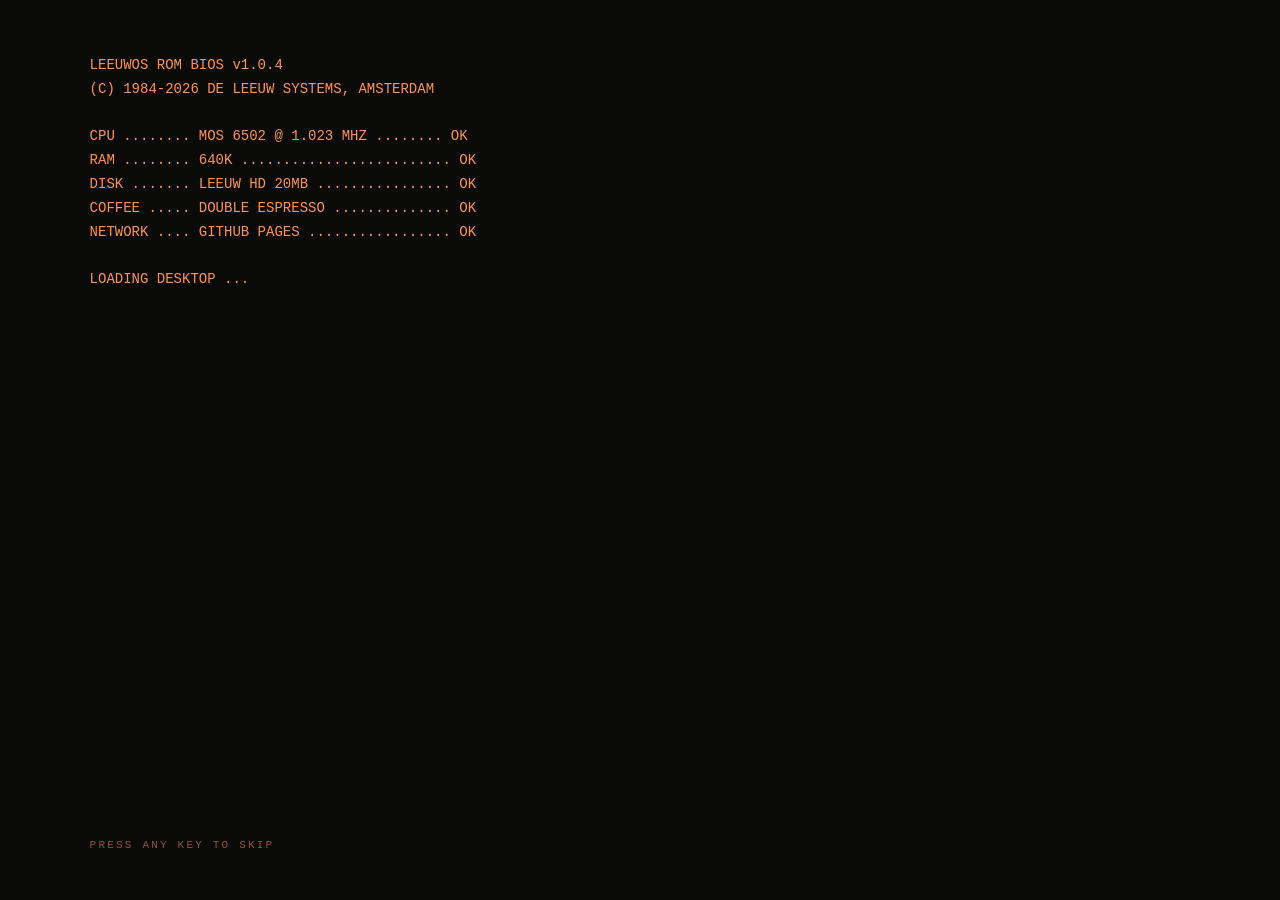
<file: index.html>
<!doctype html>
<html lang="en">
<head>
  <meta charset="utf-8">
  <meta name="viewport" content="width=device-width, initial-scale=1">
  <title>Peter-Paul de Leeuw — LeeuwOS</title>
  <meta name="description" content="Founder (Amberscript, Blue Health, Heritage View Capital) implementing generative AI in the enterprise. Boot LeeuwOS, click around. Do not open CONFIDENTIAL.">
  <link rel="canonical" href="https://ppdeleeuw.com/">
  <meta property="og:type" content="website">
  <meta property="og:title" content="Peter-Paul de Leeuw — LeeuwOS">
  <meta property="og:description" content="A very small operating system about a founder who believes AI will change how we work and live. Do not open CONFIDENTIAL.">
  <meta property="og:url" content="https://ppdeleeuw.com/">
  <meta property="og:image" content="https://ppdeleeuw.com/assets/og.png">
  <meta name="twitter:card" content="summary_large_image">
  <link rel="icon" href='data:image/svg+xml,<svg xmlns="http://www.w3.org/2000/svg" viewBox="0 0 16 16"><rect x="2" y="2" width="12" height="12" fill="%23FF4F00"/><rect x="2" y="2" width="2" height="2" fill="%23F2EEE3"/><rect x="12" y="2" width="2" height="2" fill="%23F2EEE3"/><rect x="4" y="4" width="8" height="8" fill="%23FFB38A"/><rect x="6" y="6" width="1" height="2" fill="%2316130E"/><rect x="9" y="6" width="1" height="2" fill="%2316130E"/><rect x="7" y="9" width="2" height="1" fill="%2316130E"/><rect x="6" y="10" width="4" height="1" fill="%2316130E"/></svg>'>
  <link rel="stylesheet" href="assets/style.css">
</head>
<body>

  <!-- Pixel icon sprite -->
  <svg id="sprite" xmlns="http://www.w3.org/2000/svg" style="display:none">
    <symbol id="i-folder" viewBox="0 0 16 16">
      <rect x="1.5" y="2.5" width="6" height="3" fill="var(--paper)" stroke="currentColor"/>
      <rect x="1.5" y="4.5" width="13" height="9" fill="var(--paper)" stroke="currentColor"/>
      <line x1="1.5" y1="6.5" x2="14.5" y2="6.5" stroke="currentColor"/>
    </symbol>
    <symbol id="i-folder-lock" viewBox="0 0 16 16">
      <rect x="1.5" y="2.5" width="6" height="3" fill="var(--paper)" stroke="currentColor"/>
      <rect x="1.5" y="4.5" width="13" height="9" fill="var(--paper)" stroke="currentColor"/>
      <line x1="1.5" y1="6.5" x2="14.5" y2="6.5" stroke="currentColor"/>
      <rect x="6.5" y="8.5" width="5" height="4" fill="var(--accent)" stroke="currentColor"/>
      <path d="M7.5 8.5v-1a1.5 1.5 0 0 1 3 0v1" fill="none" stroke="currentColor"/>
    </symbol>
    <symbol id="i-doc" viewBox="0 0 16 16">
      <path d="M3.5 1.5h7l3 3v10h-10z" fill="var(--paper)" stroke="currentColor"/>
      <path d="M10.5 1.5v3h3" fill="none" stroke="currentColor"/>
      <line x1="5.5" y1="7.5" x2="11.5" y2="7.5" stroke="currentColor"/>
      <line x1="5.5" y1="9.5" x2="11.5" y2="9.5" stroke="currentColor"/>
      <line x1="5.5" y1="11.5" x2="9.5" y2="11.5" stroke="currentColor"/>
    </symbol>
    <symbol id="i-mail" viewBox="0 0 16 16">
      <rect x="1.5" y="3.5" width="13" height="9" fill="var(--paper)" stroke="currentColor"/>
      <path d="M1.5 3.5 8 9l6.5-5.5" fill="none" stroke="currentColor"/>
    </symbol>
    <symbol id="i-trash" viewBox="0 0 16 16">
      <rect x="6.5" y="1.5" width="3" height="1" fill="none" stroke="currentColor"/>
      <line x1="2.5" y1="3.5" x2="13.5" y2="3.5" stroke="currentColor"/>
      <path d="M3.5 3.5h9l-1 11h-7z" fill="var(--paper)" stroke="currentColor"/>
      <line x1="6" y1="6" x2="6.4" y2="12" stroke="currentColor"/>
      <line x1="8" y1="6" x2="8" y2="12" stroke="currentColor"/>
      <line x1="10" y1="6" x2="9.6" y2="12" stroke="currentColor"/>
    </symbol>
    <symbol id="i-mac" viewBox="0 0 16 16">
      <rect x="2.5" y="1.5" width="11" height="11" fill="var(--paper)" stroke="currentColor"/>
      <rect x="4.5" y="3.5" width="7" height="5" fill="var(--paper)" stroke="currentColor"/>
      <line x1="4.5" y1="10.5" x2="7.5" y2="10.5" stroke="currentColor"/>
      <rect x="5.5" y="12.5" width="5" height="2" fill="var(--paper)" stroke="currentColor"/>
    </symbol>
    <symbol id="i-lion" viewBox="0 0 16 16">
      <rect x="2" y="2" width="12" height="12" fill="var(--accent)"/>
      <rect x="2" y="2" width="2" height="2" fill="var(--cream)"/>
      <rect x="12" y="2" width="2" height="2" fill="var(--cream)"/>
      <rect x="2" y="12" width="2" height="2" fill="var(--cream)"/>
      <rect x="12" y="12" width="2" height="2" fill="var(--cream)"/>
      <rect x="4" y="4" width="8" height="8" fill="#FFB38A"/>
      <rect x="6" y="6" width="1" height="2" fill="var(--ink)"/>
      <rect x="9" y="6" width="1" height="2" fill="var(--ink)"/>
      <rect x="7" y="9" width="2" height="1" fill="var(--ink)"/>
      <rect x="6" y="10" width="4" height="1" fill="var(--ink)"/>
    </symbol>
    <symbol id="i-warn" viewBox="0 0 16 16">
      <path d="M8 1.5 15 14.5H1z" fill="var(--paper)" stroke="currentColor"/>
      <rect x="7.25" y="6" width="1.5" height="4" fill="currentColor"/>
      <rect x="7.25" y="11.5" width="1.5" height="1.5" fill="currentColor"/>
    </symbol>
  </svg>

  <!-- Boot screen -->
  <div id="boot" aria-hidden="true">
    <pre id="boot-text"></pre>
    <p id="boot-skip">PRESS ANY KEY TO SKIP</p>
  </div>

  <!-- Menu bar -->
  <header id="menubar">
    <nav class="menus" aria-label="System menus">
      <div class="menu">
        <button class="menu__btn menu__btn--logo" aria-haspopup="true" aria-expanded="false">
          <svg class="pix" width="18" height="18" aria-hidden="true"><use href="#i-lion"/></svg>
          <span class="sr-only">LeeuwOS menu</span>
        </button>
        <ul class="menu__list" role="menu">
          <li><button role="menuitem" data-action="restart">Restart</button></li>
        </ul>
      </div>
      <div class="menu menu--desktop-only">
        <button class="menu__btn" aria-haspopup="true" aria-expanded="false">File</button>
        <ul class="menu__list" role="menu">
          <li><button role="menuitem" data-open="win-readme">Open README.TXT</button></li>
          <li><button role="menuitem" data-open="win-career">Open CAREER.DOC</button></li>
          <li><button role="menuitem" data-open="win-built">Open THINGS I BUILT</button></li>
          <li><button role="menuitem" data-open="win-agi">Open AGI</button></li>
          <li><button role="menuitem" data-open="win-contact">Open CONTACT</button></li>
          <li><button role="menuitem" data-open="win-confidential">Open CONFIDENTIAL&hellip;</button></li>
          <li class="menu__rule" role="separator"></li>
          <li><button role="menuitem" data-action="close-front">Close Front Window</button></li>
        </ul>
      </div>
      <div class="menu menu--desktop-only">
        <button class="menu__btn" aria-haspopup="true" aria-expanded="false">View</button>
        <ul class="menu__list" role="menu">
          <li><button role="menuitem" data-action="cleanup">Clean Up Icons</button></li>
          <li><button role="menuitem" data-action="scanlines">Toggle Scanlines</button></li>
        </ul>
      </div>
      <div class="menu menu--desktop-only">
        <button class="menu__btn" aria-haspopup="true" aria-expanded="false">Special</button>
        <ul class="menu__list" role="menu">
          <li><button role="menuitem" data-action="trash">Empty Trash&hellip;</button></li>
        </ul>
      </div>
    </nav>
    <div id="menubar-right">
      <span id="clock" aria-label="Clock">--:--</span>
    </div>
  </header>

  <!-- Desktop -->
  <main id="desktop">

    <!-- Icons -->
    <button class="icon" id="icon-readme" data-open="win-readme">
      <svg class="pix" aria-hidden="true"><use href="#i-doc"/></svg>
      <span class="icon__label">README.TXT</span>
    </button>
    <button class="icon" id="icon-career" data-open="win-career">
      <svg class="pix" aria-hidden="true"><use href="#i-doc"/></svg>
      <span class="icon__label">CAREER.DOC</span>
    </button>
    <button class="icon" id="icon-agi" data-open="win-agi">
      <svg class="pix" aria-hidden="true"><use href="#i-folder"/></svg>
      <span class="icon__label">AGI</span>
    </button>
    <button class="icon" id="icon-built" data-open="win-built">
      <svg class="pix" aria-hidden="true"><use href="#i-folder"/></svg>
      <span class="icon__label">THINGS I BUILT</span>
    </button>
    <button class="icon" id="icon-contact" data-open="win-contact">
      <svg class="pix" aria-hidden="true"><use href="#i-mail"/></svg>
      <span class="icon__label">CONTACT</span>
    </button>
    <button class="icon icon--classified" id="icon-confidential" data-open="win-confidential">
      <svg class="pix" aria-hidden="true"><use href="#i-folder-lock"/></svg>
      <span class="icon__label">CONFIDENTIAL</span>
    </button>
    <button class="icon" id="icon-trash" data-action="trash">
      <svg class="pix" aria-hidden="true"><use href="#i-trash"/></svg>
      <span class="icon__label">TRASH</span>
    </button>

    <!-- README window -->
    <section class="window" id="win-readme" style="--w:560px" role="dialog" aria-labelledby="t-readme" hidden>
      <header class="window__bar">
        <button class="window__close" aria-label="Close README"></button>
        <h2 class="window__title" id="t-readme">README.TXT</h2>
      </header>
      <div class="window__body doc">
        <p class="doc__hello">HELLO, WORLD.</p>
        <p>I&rsquo;m Peter-Paul de Leeuw. I start things and build them: companies, products, one pan-European political movement, and lately, ways for enterprises and governments to actually use generative&nbsp;AI.</p>
        <p>I believe AI will fundamentally change how we work and live. Not in the keynote way but in the quiet, practical way, where the tools get better every month until one day the work itself is different. Most organisations aren&rsquo;t ready for that.</p>
        <p>Offline I 3D-print things nobody asked for and play waterpolo, best described as drowning with rules.</p>
        <div class="doc__nav">
          <p class="doc__navtitle">WHERE TO CLICK</p>
          <ul>
            <li><button class="linklike" data-open="win-career">CAREER.DOC</button> &mdash; the long version</li>
            <li><button class="linklike" data-open="win-built">THINGS I BUILT</button> &mdash; five shortcuts, all real</li>
            <li><button class="linklike" data-open="win-agi">AGI</button> &mdash; required reading</li>
            <li><button class="linklike" data-open="win-contact">CONTACT</button> &mdash; say hello</li>
            <li><button class="linklike" data-open="win-confidential">CONFIDENTIAL</button> &mdash; do not open</li>
          </ul>
        </div>
      </div>
    </section>

    <!-- CAREER window -->
    <section class="window" id="win-career" style="--w:660px" role="dialog" aria-labelledby="t-career" hidden>
      <header class="window__bar">
        <button class="window__close" aria-label="Close CAREER"></button>
        <h2 class="window__title" id="t-career">CAREER.DOC</h2>
      </header>
      <div class="window__body doc">
        <p class="doc__kicker">THE LONG VERSION</p>

        <h3 class="doc__h">2025&ndash;2026 &middot; BLUE HEALTH &mdash; CO-CEO</h3>
        <p>After Amberscript I co-founded Blue Health: preventive healthcare in Amsterdam. A 360&deg; health check in one hour, from ECG and ultrasound to bloodwork, with a doctor in the room. Huge efficiency and cost gains made possible with AI. I built the product with very happy customers (NPS of 89), set up the tech team and made the company ready to scale.</p>
        <p>The thread through everything I do is AI: getting it out of the demos and into daily work.</p>

        <h3 class="doc__h">2018&ndash;2024 &middot; AMBERSCRIPT &mdash; FOUNDER &amp; CEO</h3>
        <p>During my MBA I fell for speech recognition: the models were getting good, and few people in Europe were turning them into products enterprises could actually use. So we did. Amberscript became a B2B AI voice scale-up: proprietary foundation AI voice models built by our own team of AI engineers, outperforming the speech-to-text engines of Google and Microsoft on accuracy. Implemented for customers like the German government, T-Mobile and the Dutch Railways, with human editors where it matters.</p>
        <p>From zero to &euro;10M+ revenue in five years, profitably. A team of 100+ across the Netherlands and Germany, &euro;15M raised from angels and VCs, two acquisitions, and a spot in the Deloitte top&nbsp;10 fastest-growing companies in the Netherlands. Eight years of hiring, shipping, pricing, breaking, fixing and scaling. I handed over the keys in November&nbsp;2024.</p>

        <h3 class="doc__h">2017&ndash;2022 &middot; VOLT NEDERLAND &mdash; CO-FOUNDER &amp; CO-PRESIDENT</h3>
        <p>Evenings and weekends: co-founded the Dutch chapter of the pan-European political movement. We started with three people and grew it to 10.000+ members. Structured the organisation, ran the election campaigns, built the candidate lists. It probably became the first political organisation with OKRs. Volt now holds seats in both the Dutch and the European parliament.</p>

        <h3 class="doc__h">2012&ndash;2017 &middot; ACCENTURE STRATEGY &mdash; ANALYST &rarr; CONSULTANT</h3>
        <p>Five years advising large corporations across the Netherlands, Denmark, China and the USA: M&amp;A pre-deal work at Philips, integrating a &euro;2B company post-merger at ASML, growth strategies for Douwe Egberts and China Eastern, 64 digital initiatives at KLM&ndash;Air France, and putting 3D printers near oil platforms for Shell; the moment a hobby quietly became billable. Accenture taught me structured thinking, and that slides don&rsquo;t ship.</p>

        <h3 class="doc__h">2008&ndash;2009 &middot; OECD &mdash; INTERNATIONAL FUTURES PROGRAMME</h3>
        <p>In Paris, co-wrote reports for 35 governments about what the world would look like in 2030. Forecasting the future turned out to be habit-forming.</p>

        <h3 class="doc__h">EDUCATION</h3>
        <p>INSEAD &mdash; MBA (2016&ndash;2017), Singapore &amp; France. GMAT 750, president of the Entrepreneurship Club.<br>
        Erasmus University Rotterdam &mdash; MSc Economics &amp; Business (2009&ndash;2011), cum laude, top 5%.<br>
        Utrecht University &mdash; BSc Economics (2005&ndash;2009).</p>

        <h3 class="doc__h">SYSTEM SPECIFICATIONS</h3>
        <pre class="doc__spec">BUILT ........ 1986, NL (same era as the hardware above)
LANGUAGES .... Dutch, English, French (basic), German (basic)
ALSO RUNS .... waterpolo, 3D printers, DJ sets, PADI dives</pre>
      </div>
    </section>

    <!-- AGI folder -->
    <section class="window" id="win-agi" style="--w:600px" role="dialog" aria-labelledby="t-agi" hidden>
      <header class="window__bar">
        <button class="window__close" aria-label="Close AGI folder"></button>
        <h2 class="window__title" id="t-agi">AGI</h2>
      </header>
      <div class="window__body folder">
        <p class="folder__hint">REQUIRED READING &mdash; double-click nothing, single click everything</p>
        <div class="filegrid">
          <a class="file" href="https://arxiv.org/abs/1706.03762" target="_blank" rel="noopener" title="Vaswani et al., 2017 · arXiv:1706.03762">
            <svg class="pix" aria-hidden="true"><use href="#i-doc"/></svg>
            <span class="file__label">Attention Is All You Need</span>
          </a>
          <a class="file" href="https://arxiv.org/abs/2005.14165" target="_blank" rel="noopener" title="Brown et al., 2020 · arXiv:2005.14165">
            <svg class="pix" aria-hidden="true"><use href="#i-doc"/></svg>
            <span class="file__label">Language Models Are Few-Shot Learners</span>
          </a>
          <a class="file" href="https://arxiv.org/abs/2001.08361" target="_blank" rel="noopener" title="Kaplan et al., 2020 · arXiv:2001.08361">
            <svg class="pix" aria-hidden="true"><use href="#i-doc"/></svg>
            <span class="file__label">Scaling Laws for Neural Language Models</span>
          </a>
          <a class="file" href="https://arxiv.org/abs/2203.15556" target="_blank" rel="noopener" title="Hoffmann et al., 2022 · arXiv:2203.15556">
            <svg class="pix" aria-hidden="true"><use href="#i-doc"/></svg>
            <span class="file__label">Training Compute-Optimal Large Language Models</span>
          </a>
          <a class="file" href="https://arxiv.org/abs/2203.02155" target="_blank" rel="noopener" title="Ouyang et al., 2022 · arXiv:2203.02155">
            <svg class="pix" aria-hidden="true"><use href="#i-doc"/></svg>
            <span class="file__label">Training Language Models to Follow Instructions with Human Feedback</span>
          </a>
          <a class="file" href="https://arxiv.org/abs/2205.14135" target="_blank" rel="noopener" title="Dao et al., 2022 · arXiv:2205.14135">
            <svg class="pix" aria-hidden="true"><use href="#i-doc"/></svg>
            <span class="file__label">FlashAttention: Fast and Memory-Efficient Exact Attention with IO-Awareness</span>
          </a>
        </div>
      </div>
      <footer class="window__status">6 items &middot; a few trillion tokens later</footer>
    </section>

    <!-- THINGS I BUILT folder -->
    <section class="window" id="win-built" style="--w:660px" role="dialog" aria-labelledby="t-built" hidden>
      <header class="window__bar">
        <button class="window__close" aria-label="Close THINGS I BUILT folder"></button>
        <h2 class="window__title" id="t-built">THINGS I BUILT</h2>
      </header>
      <div class="window__body folder">
        <div class="filelist" role="list">
          <div class="filelist__head" aria-hidden="true">
            <span>NAME</span><span>KIND</span><span>NOTES</span>
          </div>
          <div class="filerow" role="listitem">
            <a class="filerow__name" href="https://www.amberscript.com" target="_blank" rel="noopener"><svg class="pix" aria-hidden="true"><use href="#i-doc"/></svg>AMBERSCRIPT.HTML</a>
            <span class="filerow__kind">COMPANY</span>
            <span class="filerow__notes">B2B AI voice scale-up: audio &amp; video into text and subtitles for customers like the German government, T-Mobile and the Dutch Railways. Founded 2018, grew to 100+ people and &euro;10M+ revenue, profitably.
              <span class="filerow__press">PRESS: <a href="https://www.headliner.nl/item/hoe-amberscript-de-mens-verlost-van-een-tergend-saai-karwei-opnames-uittikken-volkskrant-480402" target="_blank" rel="noopener">de Volkskrant</a> &middot; <a href="https://www.amberscript.com/en/news/deloitte-top-10-fastest-growing-startups/" target="_blank" rel="noopener">Deloitte Fast 50</a></span>
            </span>
          </div>
          <div class="filerow" role="listitem">
            <a class="filerow__name" href="https://notes.amberscript.com/" target="_blank" rel="noopener"><svg class="pix" aria-hidden="true"><use href="#i-doc"/></svg>NOTES.HTML</a>
            <span class="filerow__kind">PRODUCT</span>
            <span class="filerow__notes">AI meeting assistant: records, transcribes and summarises meetings so you can actually attend them.</span>
          </div>
          <div class="filerow" role="listitem">
            <a class="filerow__name" href="https://voltnederland.org/" target="_blank" rel="noopener"><svg class="pix" aria-hidden="true"><use href="#i-doc"/></svg>VOLT.HTML</a>
            <span class="filerow__kind">MOVEMENT</span>
            <span class="filerow__notes">Co-founded the Dutch chapter of the pan-European movement: from 3 people to 10.000+ members and seats in national and European parliament.
              <span class="filerow__press">PRESS: <a href="https://theloop.ecpr.eu/following-the-dutch-general-election-of-2021-can-volt-become-a-genuine-transnational-and-pan-european-force/" target="_blank" rel="noopener">The Loop on Volt&rsquo;s 2021 breakthrough</a></span>
            </span>
          </div>
          <div class="filerow" role="listitem">
            <a class="filerow__name" href="https://bluehealth.co/" target="_blank" rel="noopener"><svg class="pix" aria-hidden="true"><use href="#i-doc"/></svg>BLUEHEALTH.HTML</a>
            <span class="filerow__kind">COMPANY</span>
            <span class="filerow__notes">360&deg; preventive health check in Amsterdam: one hour, ECG to bloodwork, doctor included.
              <span class="filerow__press">PRESS: <a href="https://www.villadarte.nl/high-tech-health-check-in-amsterdam-maakt-preventieve-zorg-concreet/" target="_blank" rel="noopener">Villa d&rsquo;Arte</a> &middot; <a href="https://www.baaz.nl/preventieve-health-check-binnen-een-uur" target="_blank" rel="noopener">Baaz</a></span>
            </span>
          </div>
          <div class="filerow" role="listitem">
            <a class="filerow__name" href="https://www.heritageviewcapital.com/" target="_blank" rel="noopener"><svg class="pix" aria-hidden="true"><use href="#i-doc"/></svg>HERITAGEVIEW.HTML</a>
            <span class="filerow__kind">FUND</span>
            <span class="filerow__notes">Heritage View Capital: acquires and operates one great Dutch company for the long term.</span>
          </div>
        </div>
      </div>
      <footer class="window__status">5 items &middot; all real &middot; click to verify</footer>
    </section>

    <!-- CONTACT window -->
    <section class="window" id="win-contact" style="--w:500px" role="dialog" aria-labelledby="t-contact" hidden>
      <header class="window__bar">
        <button class="window__close" aria-label="Close CONTACT"></button>
        <h2 class="window__title" id="t-contact">CONTACT</h2>
      </header>
      <div class="window__body doc">
        <pre class="doc__spec">STATUS ... always open to conversations
NEXT ..... deploying generative AI in the enterprise</pre>
        <ul class="contactlist">
          <li><span class="contactlist__k">EMAIL</span><a href="mailto:peterpaul.deleeuw@gmail.com">peterpaul.deleeuw@gmail.com</a></li>
          <li><span class="contactlist__k">LINKEDIN</span><a href="https://www.linkedin.com/in/peterpaul-deleeuw/" target="_blank" rel="noopener">/in/peterpaul-deleeuw</a></li>
        </ul>
      </div>
    </section>

    <!-- CONFIDENTIAL folder -->
    <section class="window" id="win-confidential" style="--w:440px" role="dialog" aria-labelledby="t-conf" hidden>
      <header class="window__bar window__bar--danger">
        <button class="window__close" aria-label="Close CONFIDENTIAL folder"></button>
        <h2 class="window__title" id="t-conf">CONFIDENTIAL</h2>
      </header>
      <div class="window__body folder">
        <p class="classified-banner">CLASSIFIED &mdash; AUTHORIZED PERSONNEL ONLY</p>
        <div class="filegrid filegrid--single">
          <button class="file file--danger" id="file-donotopen">
            <svg class="pix" aria-hidden="true"><use href="#i-doc"/></svg>
            <span class="file__label">DO_NOT_OPEN.TXT</span>
          </button>
        </div>
      </div>
      <footer class="window__status">1 item &middot; seriously, don&rsquo;t</footer>
    </section>

    <!-- ABOUT window -->
    <section class="window" id="win-about" style="--w:480px" role="dialog" aria-labelledby="t-about" hidden>
      <header class="window__bar">
        <button class="window__close" aria-label="Close About"></button>
        <h2 class="window__title" id="t-about">About LeeuwOS</h2>
      </header>
      <div class="window__body doc doc--center">
        <svg class="pix pix--big" aria-hidden="true"><use href="#i-lion"/></svg>
        <p><strong>LeeuwOS 1.0 &ldquo;Waterpolo&rdquo;</strong><br>a small tribute to the machines of the 1980s</p>
        <p>Handmade with HTML, CSS and vanilla JavaScript.<br>No frameworks. No build step. No trackers. No cookies.<br>Zero dependencies &mdash; view source, it&rsquo;s all there.</p>
        <pre class="doc__spec doc__spec--center">HARDWARE ... your browser
MEMORY ..... 640K (ought to be enough)
HOSTING .... GitHub Pages</pre>
        <p>&copy; 2026 Peter-Paul de Leeuw &middot; <a href="https://github.com/ppleeuw/ppdeleeuw" target="_blank" rel="noopener">source</a></p>
      </div>
    </section>

  </main>

  <!-- Ticker -->
  <footer id="ticker" aria-hidden="true">
    <div class="ticker__inner">
      <span class="ticker__chunk">PETER-PAUL DE LEEUW &#10022; AMSTERDAM &#10022; EMAIL: PETERPAUL.DELEEUW&#64;GMAIL.COM &#10022; NO FRAMEWORKS WERE USED ON THIS SITE &#10022; NO HUMANS WERE HARMED TO WRITE THE TEXT ON THIS SITE &#10022;&nbsp;</span>
      <span class="ticker__chunk">PETER-PAUL DE LEEUW &#10022; AMSTERDAM &#10022; EMAIL: PETERPAUL.DELEEUW&#64;GMAIL.COM &#10022; NO FRAMEWORKS WERE USED ON THIS SITE &#10022; NO HUMANS WERE HARMED TO WRITE THE TEXT ON THIS SITE &#10022;&nbsp;</span>
    </div>
  </footer>

  <!-- Scanlines overlay (toggle via View menu) -->
  <div id="scanlines" aria-hidden="true" hidden></div>

  <!-- Dialog root -->
  <div id="dialog-root"></div>

  <noscript>
    <div class="noscript">
      <h1>Peter-Paul de Leeuw</h1>
      <p>This site is a tiny 1980s operating system and needs JavaScript to boot. The short version:
        founder (Amberscript, Blue Health, Heritage View Capital), now implementing generative AI in the enterprise.
        <a href="mailto:peterpaul.deleeuw@gmail.com">Email me</a> or find me on
        <a href="https://www.linkedin.com/in/peterpaul-deleeuw/">LinkedIn</a>.</p>
    </div>
  </noscript>

  <script src="assets/app.js"></script>
</body>
</html>
</file>
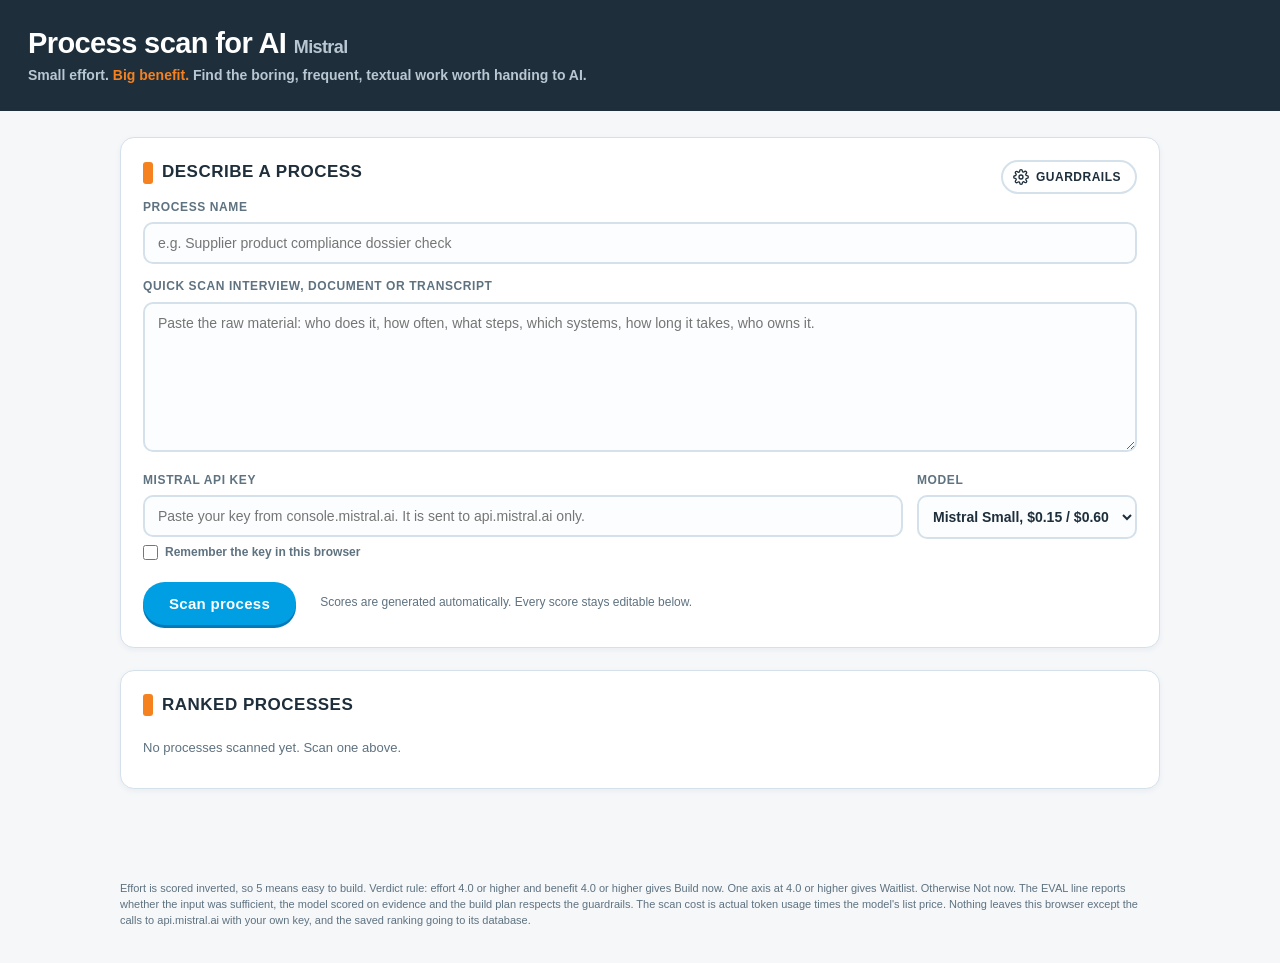
<file: process-scan_1_mistral.html>
<!DOCTYPE html>
<html lang="en">
<head>
<meta charset="UTF-8">
<meta name="viewport" content="width=device-width, initial-scale=1.0">
<title>Process scan for AI (Mistral)</title>
<style>
  :root{
    --navy:#1E2E3B;          /* main fold, deep neutral slate */
    --brand:#41607A;         /* neutral accent, selected states */
    --blue:#009FE3;          /* buttons, waitlist */
    --blue-dark:#0079B8;
    --orange:#F5821F;        /* accents, formerly red and yellow */
    --orange-dark:#D96A0A;
    --green:#149E52;         /* build now, high scores */
    --green-dark:#0E7C3F;
    --green-soft:#EAF7EF;
    --grey:#5E7280;
    --grey-mid:#8A9BA8;
    --grey-light:#EDF3F7;
    --ink:#152531;
    --line:#D5E1EA;
    --font:'Nunito','Varela Round','Trebuchet MS','Segoe UI',Arial,sans-serif;
  }
  *{box-sizing:border-box;margin:0;padding:0}
  body{font-family:var(--font);background:#F5F7F9;color:var(--ink);line-height:1.45}

  /* ---------------- fold ---------------- */
  header{background:var(--navy);color:#fff;padding:28px 28px 26px;position:relative;overflow:hidden}
  .fold-in{display:flex;align-items:center;gap:18px;flex-wrap:wrap;position:relative;z-index:1}
  h1{font-size:29px;font-weight:900;letter-spacing:-.6px;line-height:1.1}
  .tagline{margin-top:5px;font-size:14px;font-weight:700;color:#B9C7D2}
  .tagline b{color:var(--orange)}

  main{max-width:1080px;margin:0 auto;padding:26px 20px 70px}

  /* ---------------- panels ---------------- */
  .panel{background:#fff;border:1px solid var(--line);border-radius:14px;
    padding:22px;margin-bottom:22px;box-shadow:0 2px 6px rgba(0,48,107,.05)}
  .panel h2{font-size:17px;font-weight:900;color:var(--navy);text-transform:uppercase;
    letter-spacing:.5px;margin-bottom:14px;display:flex;align-items:center;gap:9px}
  .panel h2::before{content:"";width:10px;height:22px;background:var(--orange);border-radius:3px}

  label{font-size:12px;font-weight:800;text-transform:uppercase;letter-spacing:.6px;
    color:var(--grey);display:block;margin-bottom:6px}
  input[type=text],textarea{width:100%;border:2px solid var(--line);border-radius:10px;
    padding:11px 13px;font-family:var(--font);font-size:14px;color:var(--ink);background:#FCFDFE}
  input[type=text]:focus,textarea:focus{outline:none;border-color:var(--blue)}
  textarea{min-height:150px;resize:vertical}

  .btn{border:none;border-radius:999px;padding:13px 26px;font-family:var(--font);font-size:15px;
    font-weight:900;cursor:pointer;letter-spacing:.3px;transition:transform .08s}
  .btn:active{transform:scale(.97)}
  .btn-blue{background:var(--blue);color:#fff;box-shadow:0 3px 0 var(--blue-dark)}
  .btn-blue:hover{background:var(--blue-dark)}
  .btn-ghost{background:#fff;color:var(--navy);border:2px solid var(--line);padding:11px 20px}
  .btn:disabled{opacity:.55;cursor:wait}
  .actions{display:flex;gap:12px;align-items:center;margin-top:14px;flex-wrap:wrap}
  .hint{font-size:12px;color:var(--grey)}
  .error{margin-top:12px;background:#FFF3E6;border:1px solid #F5C48A;color:var(--orange-dark);
    border-radius:10px;padding:10px 14px;font-size:13px;font-weight:700;display:none}

  /* ---------------- verdict tag ---------------- */
  .pricetag{display:inline-flex;flex-direction:column;align-items:center;justify-content:center;
    background:var(--green);color:#fff;padding:11px 22px;border-radius:7px;transform:rotate(-2deg);
    box-shadow:0 3px 8px rgba(0,0,0,.16);min-width:150px}
  .pricetag.wait{background:var(--blue)} .pricetag.no{background:var(--grey-mid)}
  .pricetag .v{font-size:19px;font-weight:900;text-transform:uppercase;letter-spacing:.5px;line-height:1.05}
  .pricetag .s{font-size:10px;font-weight:800;opacity:.92;text-transform:uppercase;letter-spacing:.8px;margin-top:3px}

  /* ---------------- score grid ---------------- */
  .axes{display:grid;grid-template-columns:1fr 1fr;gap:18px}
  @media(max-width:840px){.axes{grid-template-columns:1fr}}
  .axis{border:2px solid var(--line);border-radius:12px;overflow:hidden}
  .axis-head{display:flex;justify-content:space-between;align-items:center;padding:12px 16px;background:var(--grey-light)}
  .axis-head .t{font-size:14px;font-weight:900;text-transform:uppercase;color:var(--navy)}
  .axis-head .t small{display:block;font-size:10px;font-weight:700;color:var(--grey);text-transform:none;letter-spacing:0}
  .axis-score{background:var(--navy);color:#fff;font-weight:900;font-size:18px;border-radius:10px;
    padding:6px 14px;min-width:58px;text-align:center}
  .axis-score.hot{background:var(--green)}
  .crit{padding:13px 16px;border-top:1px solid var(--line)}
  .crit-top{display:flex;justify-content:space-between;gap:10px;align-items:center;flex-wrap:wrap}
  .crit-name{font-size:14px;font-weight:900}
  .crit select{font-family:var(--font);font-size:13px;font-weight:800;color:var(--navy);
    border:2px solid var(--line);border-radius:8px;padding:6px 8px;background:#fff;cursor:pointer;max-width:100%}
  .crit select.edited{border-color:var(--orange);color:var(--orange-dark)}
  .crit-desc{font-size:11px;color:var(--grey);margin-top:5px;line-height:1.4}
  .crit-rat{font-size:12px;margin-top:6px;background:#F6FAFD;border-left:3px solid var(--blue);
    padding:5px 9px;border-radius:0 7px 7px 0}
  .crit-rat.assume{border-left-color:var(--orange);background:#FFF7EE}
  .edited-flag{font-size:10px;font-weight:900;color:var(--orange-dark);text-transform:uppercase;letter-spacing:.5px}

  .result-head{display:flex;justify-content:flex-end;margin-bottom:16px}

  /* ---------------- layers overview ---------------- */
  .layers{display:grid;grid-template-columns:repeat(4,1fr);gap:10px;margin-top:20px}
  @media(max-width:860px){.layers{grid-template-columns:repeat(2,1fr)}}
  @media(max-width:520px){.layers{grid-template-columns:1fr}}
  .layer-card{border:2px solid var(--line);border-radius:11px;padding:11px 12px;background:#FBFDFF}
  .layer-card.on{border-color:var(--brand);background:var(--navy);color:#fff}
  .layer-card .n{font-size:10px;font-weight:900;letter-spacing:.7px;text-transform:uppercase;color:var(--grey)}
  .layer-card.on .n{color:var(--orange)}
  .layer-card .ttl{font-size:14px;font-weight:900;margin-top:2px}
  .layer-card .d{font-size:11px;line-height:1.4;margin-top:5px;color:var(--grey)}
  .layer-card.on .d{color:#C9DCF0}
  .layer-card .pick{display:inline-block;margin-top:7px;background:var(--orange);color:#fff;
    font-size:9px;font-weight:900;padding:3px 8px;border-radius:4px;letter-spacing:.6px}
  .layer-why{font-size:12px;color:var(--grey);margin-top:9px}
  .sub-h{font-size:13px;font-weight:900;color:var(--navy);text-transform:uppercase;letter-spacing:.5px;margin-top:22px}

  /* ---------------- schedule and risk boxes ---------------- */
  .box{margin-top:18px;border-radius:12px;padding:16px 18px}
  .box h4{font-size:13px;font-weight:900;text-transform:uppercase;letter-spacing:.5px;margin-bottom:10px}
  .box-schedule{border:2px solid var(--green);background:var(--green-soft)}
  .box-schedule h4{color:var(--green-dark)}
  .phase{display:flex;gap:11px;margin-bottom:9px;align-items:flex-start}
  .phase .pnum{flex:0 0 auto;width:22px;height:22px;border-radius:50%;background:var(--green);color:#fff;
    font-size:11px;font-weight:900;display:flex;align-items:center;justify-content:center;margin-top:1px}
  .phase .pt{font-size:13px;font-weight:900;color:var(--navy)}
  .phase .pd{font-size:12.5px;color:var(--ink)}
  .box-risk{border:2px solid var(--orange);background:#FFF7EE}
  .box-risk h4{color:var(--orange-dark)}
  .risk-what{font-size:14px;font-weight:800;margin-bottom:6px}
  .risk-mit{font-size:12.5px;color:var(--grey)}
  .risk-mit b{color:var(--navy)}
  .box-gov{border:2px solid var(--navy);background:#F5F7F9}
  .box-gov h4{color:var(--navy)}
  .box .whatis{font-size:11px;color:var(--grey);line-height:1.45;margin-top:-6px;margin-bottom:10px}
  .tier{display:inline-block;color:#fff;font-size:11px;font-weight:900;text-transform:uppercase;
    letter-spacing:.5px;padding:4px 11px;border-radius:5px;margin-bottom:8px}
  .gov-why{font-size:13.5px;font-weight:800;margin-bottom:6px}
  .gov-ob{font-size:12.5px;color:var(--grey)}
  .gov-ob b{color:var(--navy)}
  .gov-foot{font-size:10.5px;color:var(--grey-mid);margin-top:10px;line-height:1.45;
    border-top:1px dotted var(--line);padding-top:8px}

  /* ---------------- ranking ---------------- */
  table{width:100%;border-collapse:collapse;font-size:13px}
  th{background:var(--navy);color:#fff;text-align:left;padding:10px 12px;font-size:11px;
    text-transform:uppercase;letter-spacing:.6px}
  th:first-child{border-radius:10px 0 0 0}th:last-child{border-radius:0 10px 0 0}
  td{padding:10px 12px;border-bottom:1px solid var(--line);font-weight:700;vertical-align:middle}
  tr.head-row{cursor:pointer}
  tr.head-row:hover td{background:#F3F9FD}
  tr.open-row td{background:#F3F9FD}
  .mini-tag{display:inline-block;padding:3px 10px;border-radius:5px;color:#fff;font-size:11px;
    font-weight:900;text-transform:uppercase;transform:rotate(-2deg)}
  .mini-tag.build{background:var(--green)} .mini-tag.wait{background:var(--blue)} .mini-tag.no{background:var(--grey-mid)}
  .score-pill{display:inline-block;background:var(--grey-light);color:var(--navy);border-radius:6px;
    padding:2px 8px;font-weight:900}
  .score-pill.hi{background:var(--green);color:#fff}
  .caret{display:inline-block;width:14px;color:var(--orange);font-weight:900}
  .rm{color:var(--orange-dark);cursor:pointer;font-weight:900;font-size:12px;background:none;border:none;font-family:var(--font)}
  .detail td{background:#FAFCFE;padding:0 12px 14px}
  .detail-grid{display:grid;grid-template-columns:1fr 1fr;gap:14px;padding-top:12px}
  @media(max-width:760px){.detail-grid{grid-template-columns:1fr}}
  .dcol h5{font-size:11px;font-weight:900;text-transform:uppercase;letter-spacing:.6px;color:var(--navy);margin-bottom:6px}
  .drow{display:flex;justify-content:space-between;gap:8px;font-size:12px;font-weight:700;
    padding:4px 0;border-bottom:1px dotted var(--line)}
  .drow .dv{white-space:nowrap;font-weight:900;color:var(--navy)}
  .drow .dc{color:var(--grey);font-weight:700}
  .empty{font-size:13px;color:var(--grey);padding:8px 0}

  /* ---------------- matrix ---------------- */
  .matrix-panel{margin-top:22px;border-top:2px solid var(--line);padding-top:18px}
  .matrix-wrap{display:flex;gap:24px;flex-wrap:wrap;align-items:flex-start;margin-top:12px}
  .legend{font-size:12px;font-weight:800;min-width:210px}
  .legend .li{display:flex;align-items:center;gap:8px;margin-bottom:7px}
  .legend .sw{width:13px;height:13px;border-radius:50%;flex:0 0 auto}
  .legend .note{font-weight:700;color:var(--grey);font-size:11.5px;margin-top:10px;line-height:1.45}
  .dotlist{margin-top:12px;font-size:12px;font-weight:700;max-width:330px}
  .dotlist .dl{display:flex;gap:8px;margin-bottom:5px;align-items:flex-start}
  .dotlist .idx{flex:0 0 18px;height:18px;border-radius:50%;color:#fff;font-size:10px;font-weight:900;
    display:flex;align-items:center;justify-content:center;margin-top:1px}
  .dotlist .txt{color:var(--grey);font-weight:700}
  .dotlist .txt b{color:var(--ink)}

  /* ---------------- guardrails settings ---------------- */
  .panel-head{display:flex;justify-content:space-between;align-items:flex-start;gap:12px;flex-wrap:wrap}
  .panel-head h2{margin-bottom:14px}
  .gear{display:inline-flex;align-items:center;gap:7px;background:#fff;color:var(--navy);border:2px solid var(--line);
    border-radius:999px;padding:7px 14px 7px 10px;font-family:var(--font);font-size:12px;font-weight:900;cursor:pointer;
    text-transform:uppercase;letter-spacing:.5px}
  .gear:hover{border-color:var(--brand)}
  .gear svg{width:16px;height:16px;fill:none;stroke:currentColor;stroke-width:2;stroke-linecap:round;stroke-linejoin:round}
  .gear .cnt{background:var(--orange);color:#fff;border-radius:999px;font-size:10px;padding:1px 7px;display:none}
  .gear .cnt.on{display:inline-block}
  .gr-note{font-size:12px;color:var(--grey);margin-top:10px;display:none}
  .gr-note.on{display:block}
  .gr-note b{color:var(--navy)}
  .modal-bg{position:fixed;inset:0;background:rgba(21,37,49,.55);display:none;align-items:center;justify-content:center;z-index:50;padding:16px}
  .modal-bg.on{display:flex}
  .modal{background:#fff;border-radius:14px;width:min(760px,100%);max-height:92vh;overflow:auto;box-shadow:0 12px 40px rgba(0,0,0,.3)}
  .modal-top{background:var(--navy);color:#fff;padding:16px 22px;display:flex;justify-content:space-between;align-items:center;border-radius:14px 14px 0 0}
  .modal-top h3{font-size:16px;font-weight:900;text-transform:uppercase;letter-spacing:.5px}
  .modal-top .x{background:none;border:none;color:#fff;font-size:22px;font-weight:900;cursor:pointer;line-height:1;font-family:var(--font)}
  .modal-intro{padding:14px 22px 0;font-size:12.5px;color:var(--grey);line-height:1.5}
  .tabs{display:flex;gap:6px;padding:14px 22px 0;border-bottom:2px solid var(--line)}
  .tab{background:none;border:none;border-bottom:3px solid transparent;margin-bottom:-2px;padding:8px 14px;font-family:var(--font);
    font-size:13px;font-weight:900;color:var(--grey);cursor:pointer;text-transform:uppercase;letter-spacing:.5px}
  .tab.on{color:var(--navy);border-bottom-color:var(--orange)}
  .tabpane{display:none;padding:18px 22px 6px}
  .tabpane.on{display:block}
  .tabpane .lead{font-size:12.5px;color:var(--grey);margin-bottom:14px;line-height:1.5}
  .gfield{margin-bottom:16px}
  .gfield textarea{min-height:110px;font-size:13px}
  .gfield .sub{font-size:11.5px;color:var(--grey);margin-top:5px;line-height:1.45}
  .gfield .sub code{font-family:Consolas,Menlo,monospace;font-size:11px;background:var(--grey-light);padding:1px 5px;border-radius:4px;color:var(--navy)}
  .modal-foot{display:flex;gap:10px;justify-content:flex-end;align-items:center;padding:10px 22px 20px;flex-wrap:wrap}
  .modal-foot .hint{margin-right:auto}

  /* ---------------- guardrails in result ---------------- */
  .box-guard{border:2px solid var(--brand);background:#F4F8FB}
  .box-guard h4{color:var(--brand)}
  .gcols{display:grid;grid-template-columns:1fr 1fr;gap:14px}
  @media(max-width:760px){.gcols{grid-template-columns:1fr}}
  .gcols h5{font-size:11px;font-weight:900;text-transform:uppercase;letter-spacing:.6px;color:var(--navy);margin-bottom:6px}
  .gcols ul{list-style:none;font-size:12.5px}
  .gcols li{padding:3px 0 3px 14px;position:relative;border-bottom:1px dotted var(--line)}
  .gcols li::before{content:"";position:absolute;left:0;top:10px;width:6px;height:6px;border-radius:50%;background:var(--brand)}
  .gcols .none{color:var(--grey-mid);font-size:12px}

  /* ---------------- eval and cost ---------------- */
  .box-eval{border:2px solid var(--green);background:#fff}
  .box-eval.warn{border-color:var(--orange)}
  .box-eval.fail{border-color:var(--grey-mid)}
  .box-eval h4{display:flex;align-items:center;gap:10px}
  .box-eval h4 .ev-title{color:var(--navy);letter-spacing:1.2px}
  .ev-pill{display:inline-block;color:#fff;font-size:10px;font-weight:900;text-transform:uppercase;letter-spacing:.6px;padding:3px 9px;border-radius:4px;background:var(--green)}
  .box-eval.warn .ev-pill{background:var(--orange)}
  .box-eval.fail .ev-pill{background:var(--grey-mid)}
  .ev-sent{font-size:13.5px;font-weight:800;line-height:1.5}
  .ev-checks{display:flex;flex-wrap:wrap;gap:6px;margin-top:10px}
  .chk{font-size:11px;font-weight:800;padding:3px 9px;border-radius:999px;border:1px solid var(--line);background:#FBFDFF;color:var(--grey)}
  .chk.ok{border-color:var(--green);color:var(--green-dark);background:var(--green-soft)}
  .chk.bad{border-color:var(--orange);color:var(--orange-dark);background:#FFF7EE}
  .cost-line{margin-top:14px;font-size:12px;color:var(--grey);background:var(--grey-light);border-radius:10px;padding:9px 14px;
    display:flex;gap:10px;align-items:center;flex-wrap:wrap}
  .cost-line b{color:var(--navy);font-size:13px}
  .cost-line .i{width:18px;height:18px;border-radius:50%;background:var(--navy);color:#fff;font-size:11px;font-weight:900;
    display:inline-flex;align-items:center;justify-content:center;flex:0 0 auto;font-style:normal}

  .keyrow{display:grid;grid-template-columns:1fr 220px;gap:14px;margin-top:14px}
  @media(max-width:640px){.keyrow{grid-template-columns:1fr}}
  input[type=password]{width:100%;border:2px solid var(--line);border-radius:10px;padding:11px 13px;font-family:var(--font);font-size:14px;color:var(--ink);background:#FCFDFE}
  input[type=password]:focus{outline:none;border-color:var(--blue)}
  .keyrow select{width:100%;border:2px solid var(--line);border-radius:10px;padding:11px 10px;font-family:var(--font);font-size:14px;font-weight:800;color:var(--navy);background:#FCFDFE;cursor:pointer}
  .keyrow select:focus{outline:none;border-color:var(--blue)}
  .remember{display:flex;align-items:center;gap:7px;font-size:12px;color:var(--grey);font-weight:700;margin-top:7px;text-transform:none;letter-spacing:0}
  .remember input{width:15px;height:15px;accent-color:var(--blue)}

  .spin{display:inline-block;width:16px;height:16px;border:3px solid rgba(255,255,255,.4);
    border-top-color:#fff;border-radius:50%;animation:sp .7s linear infinite;vertical-align:-3px;margin-right:8px}
  @keyframes sp{to{transform:rotate(360deg)}}
  @media (prefers-reduced-motion: reduce){.spin{animation:none}}
  button:focus-visible,select:focus-visible,textarea:focus-visible,input:focus-visible{outline:3px solid var(--orange);outline-offset:2px}
  footer{max-width:1080px;margin:0 auto;padding:0 20px 34px;font-size:11px;color:var(--grey)}
</style>
</head>
<body>

<header>
  <div class="fold-in">
    <div>
      <h1>Process scan for AI <span style="color:#B9C7D2;font-weight:700;font-size:18px">Mistral</span></h1>
      <div class="tagline">Small effort. <b>Big benefit.</b> Find the boring, frequent, textual work worth handing to AI.</div>
    </div>
  </div>
</header>

<main>

  <section class="panel">
    <div class="panel-head">
      <h2>Describe a process</h2>
      <button class="gear" id="gearBtn" type="button" aria-haspopup="dialog" aria-controls="guardModal" title="Guardrails settings">
        <svg viewBox="0 0 24 24" aria-hidden="true"><circle cx="12" cy="12" r="3"></circle><path d="M19.4 15a1.7 1.7 0 0 0 .3 1.8l.1.1a2 2 0 1 1-2.8 2.8l-.1-.1a1.7 1.7 0 0 0-1.8-.3 1.7 1.7 0 0 0-1 1.5V21a2 2 0 1 1-4 0v-.1a1.7 1.7 0 0 0-1.1-1.5 1.7 1.7 0 0 0-1.8.3l-.1.1a2 2 0 1 1-2.8-2.8l.1-.1a1.7 1.7 0 0 0 .3-1.8 1.7 1.7 0 0 0-1.5-1H3a2 2 0 1 1 0-4h.1a1.7 1.7 0 0 0 1.5-1.1 1.7 1.7 0 0 0-.3-1.8l-.1-.1a2 2 0 1 1 2.8-2.8l.1.1a1.7 1.7 0 0 0 1.8.3H9a1.7 1.7 0 0 0 1-1.5V3a2 2 0 1 1 4 0v.1a1.7 1.7 0 0 0 1 1.5 1.7 1.7 0 0 0 1.8-.3l.1-.1a2 2 0 1 1 2.8 2.8l-.1.1a1.7 1.7 0 0 0-.3 1.8V9a1.7 1.7 0 0 0 1.5 1H21a2 2 0 1 1 0 4h-.1a1.7 1.7 0 0 0-1.5 1z"></path></svg>
        Guardrails <span class="cnt" id="gearCnt"></span>
      </button>
    </div>
    <div>
      <label for="pname">Process name</label>
      <input type="text" id="pname" placeholder="e.g. Supplier product compliance dossier check">
    </div>
    <div style="margin-top:14px">
      <label for="pdesc">Quick scan interview, document or transcript</label>
      <textarea id="pdesc" placeholder="Paste the raw material: who does it, how often, what steps, which systems, how long it takes, who owns it."></textarea>
    </div>
    <div class="keyrow">
      <div>
        <label for="apikey">Mistral API key</label>
        <input type="password" id="apikey" autocomplete="off" placeholder="Paste your key from console.mistral.ai. It is sent to api.mistral.ai only.">
        <label class="remember"><input type="checkbox" id="rememberKey"> Remember the key in this browser</label>
      </div>
      <div>
        <label for="modelSel">Model</label>
        <select id="modelSel">
          <option value="mistral-small-latest">Mistral Small, $0.15 / $0.60</option>
          <option value="mistral-medium-latest">Mistral Medium, $1.50 / $7.50</option>
          <option value="mistral-large-latest">Mistral Large, $0.50 / $1.50</option>
          <option value="ministral-8b-latest">Ministral 8B, $0.15 / $0.15</option>
        </select>
      </div>
    </div>
    <div class="actions">
      <button class="btn btn-blue" id="scanBtn">Scan process</button>
      <span class="hint" id="progress" style="font-weight:800;color:var(--blue-dark)"></span>
      <span class="hint">Scores are generated automatically. Every score stays editable below.</span>
    </div>
    <div class="gr-note" id="grNote"></div>
    <div class="error" id="errBox"></div>
  </section>

  <div class="modal-bg" id="guardModal" role="dialog" aria-modal="true" aria-labelledby="guardTitle">
    <div class="modal">
      <div class="modal-top">
        <h3 id="guardTitle">Guardrails</h3>
        <button class="x" id="guardClose" type="button" aria-label="Close">&times;</button>
      </div>
      <div class="modal-intro">Two kinds of rule. <b>Deterministic</b> rules can be checked by code, they either hold or they do not. <b>Non deterministic</b> rules need judgment, a model or a reviewer checks them. Both are sent with the scan and checked in the EVAL line of the result.</div>
      <div class="tabs" role="tablist">
        <button class="tab on" role="tab" data-tab="process" type="button">Process</button>
        <button class="tab" role="tab" data-tab="scanner" type="button">Scanner</button>
      </div>

      <div class="tabpane on" id="tab-process">
        <div class="gfield">
          <label for="gProcDet">Deterministic guardrails</label>
          <textarea id="gProcDet" placeholder="One rule per line, for example:&#10;Nothing goes to a customer or supplier without a named person approving it.&#10;Amounts above 10,000 euro always go to a human.&#10;Only data from the ERP export is used, never from email attachments."></textarea>
        </div>
        <div class="gfield">
          <label for="gProcNon">Non deterministic guardrails</label>
          <textarea id="gProcNon" placeholder="One rule per line, for example:&#10;Tone stays factual, no speculation about supplier intent.&#10;When the input is ambiguous, ask rather than guess.&#10;Never give legal or medical conclusions, flag them for a person."></textarea>
        </div>
      </div>

      <div class="tabpane" id="tab-scanner">
        <div class="gfield">
          <label for="gScanDet">Deterministic guardrails</label>
          <textarea id="gScanDet" placeholder="min_words: 80&#10;must_mention: owner, frequency&#10;max_assumptions: 3&#10;max_rationale_words: 15"></textarea>
          <div class="sub">One <code>key: value</code> per line. Supported keys: <code>min_words</code> (input length), <code>must_mention</code> (comma separated words that must appear in the input), <code>max_assumptions</code> (criteria allowed to be flagged as assumption), <code>max_rationale_words</code>, <code>schedule_phases</code> (for example <code>4-5</code>). Lines that are not understood are reported in the EVAL line, not silently ignored.</div>
        </div>
        <div class="gfield">
          <label for="gScanNon">Non deterministic guardrails</label>
          <textarea id="gScanNon" placeholder="One rule per line, for example:&#10;Score only on evidence in the text, never on what is typical for this kind of process.&#10;Treat 'we think' and 'probably' statements as assumptions.&#10;Do not inflate the benefit axis because the owner sounds enthusiastic."></textarea>
        </div>
      </div>

      <div class="modal-foot">
        <button class="btn btn-ghost" id="guardReset" type="button">Clear all</button>
        <button class="btn btn-blue" id="guardSave" type="button">Save guardrails</button>
      </div>
    </div>
  </div>

  <section class="panel" id="resultPanel" style="display:none">
    <h2>Scan result</h2>
    <div class="result-head">
      <div class="pricetag" id="rTag"><span class="v" id="rTagV"></span><span class="s" id="rTagS"></span></div>
    </div>
    <div class="axes" id="axes"></div>

    <div class="sub-h">Where it runs</div>
    <div class="layers" id="layerCards"></div>
    <div class="layer-why" id="rLayerWhy"></div>

    <div class="box box-guard" id="guardBox" style="display:none">
      <h4>Guardrails for the build</h4>
      <div class="whatis">The rules this build has to obey, as set in the guardrails window when the process was scanned. Deterministic rules get enforced in code, non deterministic rules get a model or reviewer check.</div>
      <div class="gcols" id="guardCols"></div>
    </div>

    <div class="box box-risk" id="riskBox" style="display:none">
      <h4>Biggest risk</h4>
      <div class="whatis">The single most likely way this build fails or gets rejected in practice, and how to prevent it.</div>
      <div class="risk-what" id="riskWhat"></div>
      <div class="risk-mit" id="riskMit"></div>
    </div>

    <div class="box box-gov" id="govBox" style="display:none">
      <h4>Governance, EU AI Act compliance</h4>
      <div class="whatis">Where this use of AI falls under the EU AI Act, and what has to be in place before it goes live.</div>
      <div><span class="tier" id="govTier"></span></div>
      <div class="gov-why" id="govWhy"></div>
      <div class="gov-ob" id="govOb"></div>
      <div class="gov-foot" id="govFoot"></div>
    </div>

    <div class="box box-schedule" id="scheduleBox" style="display:none">
      <h4>Build schedule</h4>
      <div id="scheduleBody"></div>
    </div>

    <div class="box box-eval" id="evalBox" style="display:none">
      <h4><span class="ev-title">EVAL</span><span class="ev-pill" id="evalPill"></span></h4>
      <div class="ev-sent" id="evalSent"></div>
      <div class="ev-checks" id="evalChecks"></div>
    </div>

    <div class="cost-line" id="costLine" style="display:none"><span class="i">i</span><span id="costText"></span></div>

    <div class="actions">
      <button class="btn btn-blue" id="saveBtn">Add to ranking</button>
      <button class="btn btn-ghost" id="discardBtn">Discard</button>
    </div>
  </section>

  <section class="panel">
    <h2>Ranked processes</h2>
    <div id="rankBody"><div class="empty">No processes scanned yet. Scan one above.</div></div>
    <div class="matrix-panel" id="matrixPanel" style="display:none">
      <div class="sub-h" style="margin-top:0">Effort and benefit matrix</div>
      <div class="matrix-wrap" id="matrixWrap"></div>
    </div>
  </section>

</main>
<footer>Effort is scored inverted, so 5 means easy to build. Verdict rule: effort 4.0 or higher and benefit 4.0 or higher gives Build now. One axis at 4.0 or higher gives Waitlist. Otherwise Not now. The EVAL line reports whether the input was sufficient, the model scored on evidence and the build plan respects the guardrails. The scan cost is actual token usage times the model's list price. Nothing leaves this browser except the calls to api.mistral.ai with your own key, and the saved ranking going to its database.</footer>

<script>
/* ================= criteria ================= */
const CRITERIA = [
 {id:"standardisation", axis:"effort", name:"Process standardisation",
  short:"Standardisation",
  desc:"Is there a documented standard way of working, or does every store or person do it differently? Undocumented variation means weeks of discovery before any build.",
  cats:{5:"Documented and followed",4:"Documented, mostly followed",3:"Informal standard, undocumented",2:"Varies by team or store",1:"Everyone does it their own way"}},
 {id:"data", axis:"effort", name:"Data reachability", short:"Data reachability",
  desc:"Are the inputs digital and accessible, such as SharePoint, ERP exports or email, or locked in heads, paper and phone calls?",
  cats:{5:"Digital and directly exportable",4:"Digital, some access work needed",3:"Mixed digital and manual",2:"Mostly in heads or on paper",1:"Locked away, calls and walking around"}},
 {id:"text", axis:"effort", name:"Text and structure density", short:"Text density",
  desc:"Is the work mostly reading, writing, comparing and summarising text or structured data, which is where AI is strongest, or is it physical, visual or negotiation heavy?",
  cats:{5:"Pure text or structured data work",4:"Mostly text, minor other steps",3:"Half text, half physical or visual",2:"Mostly physical or visual",1:"Physical, sensory or negotiation work"}},
 {id:"review", axis:"effort", name:"Review tolerance", short:"Review tolerance",
  desc:"Can a human check the output cheaply before it counts, or must it be right first time with no checkpoint, for example direct customer or legal exposure?",
  cats:{5:"Cheap human check fits naturally",4:"Spot checks are enough",3:"Full review of every output needed",2:"Review is hard or expensive",1:"Must be right first time, no checkpoint"}},
 {id:"frequency", axis:"benefit", name:"Frequency and volume", short:"Frequency",
  desc:"How often does this run and how many people or stores touch it? Daily across 2,700 stores beats quarterly for one person.",
  cats:{5:"Daily, many people or stores",4:"Daily few people, or weekly many",3:"Weekly",2:"Monthly",1:"Quarterly or ad hoc"}},
 {id:"time", axis:"benefit", name:"Time consumed per instance", short:"Time per run",
  desc:"Hours of human effort each run currently eats.",
  cats:{5:"Days per run",4:"Half a day to a day",3:"A few hours",2:"Under an hour",1:"Minutes"}},
 {id:"consequence", axis:"benefit", name:"Consequence of errors or delay", short:"Consequence",
  desc:"What does the current slow or inconsistent process cost today, in missed sales, compliance risk or rework?",
  cats:{5:"Major cost or risk today",4:"Clear, measurable cost",3:"Noticeable friction",2:"Minor annoyance",1:"Barely matters"}},
 {id:"owner", axis:"benefit", name:"Owner and appetite", short:"Owner",
  desc:"Is there a named owner who wants this fixed? No owner means no adoption, and the value stays theoretical.",
  cats:{5:"Named owner, actively pushing",4:"Named owner, supportive",3:"Owner exists, passive",2:"Ownership unclear",1:"No owner"}}
];

const LAYER_INFO = {
 1:{name:"Chat or Project", d:"Judgment heavy dialogue. A person thinks, drafts and decides with AI in the loop each turn."},
 2:{name:"Skill", d:"A repeatable procedure with a fixed method and quality bar, run by different people, output produced in conversation."},
 3:{name:"Cowork or Agent", d:"A multi step task over files and tools that a person delegates and reviews at the end."},
 4:{name:"API or Integration", d:"Runs on a trigger or schedule with no human starting each run, and writes into business systems."}
};

let current = null, processes = [], openRow = null;
const $ = id => document.getElementById(id);

/* ================= scoring ================= */
function axisScores(p){
  const m = a => Math.round(a.reduce((x,y)=>x+y,0)/a.length*10)/10;
  return {
    effort: m(CRITERIA.filter(c=>c.axis==="effort").map(c=>p.scores[c.id].score)),
    benefit:m(CRITERIA.filter(c=>c.axis==="benefit").map(c=>p.scores[c.id].score))
  };
}
function verdict(e,b){
  if(e>=4 && b>=4) return {key:"build", label:"Build now", sub:"goes into a build slot"};
  if(e>=4 || b>=4) return {key:"wait", label:"Waitlist", sub:"one axis short"};
  return {key:"no", label:"Not now", sub:"below the bar"};
}
const VCOLOR = {build:"#149E52", wait:"#009FE3", no:"#8A9BA8"};

/* EU AI Act tiers. Dates reflect the Digital Omnibus on AI, in force July 2026. */
const TIERS = {
  prohibited:{label:"Prohibited practice", color:"#D96A0A",
    date:"Article 5 prohibitions have applied since 2 February 2025. The added prohibitions on non consensual intimate imagery and CSAM apply from 2 December 2026. Do not build this."},
  high:{label:"High risk, Annex III", color:"#F5821F",
    date:"Standalone Annex III obligations apply from 2 December 2027, deferred from 2 August 2026 by the Digital Omnibus on AI. Embedded Annex I systems follow on 2 August 2028. Build against the requirements now, since the runway is for conformity work rather than for waiting."},
  transparency:{label:"Transparency, Article 50", color:"#009FE3",
    date:"Article 50 transparency duties apply from 2 August 2026. Machine readable marking of AI generated content applies to systems already on the market from 2 December 2026."},
  minimal:{label:"Minimal risk", color:"#8A9BA8",
    date:"No system specific obligations. The Article 4 AI literacy duty has applied to all deployers since 2 February 2025. Verify the classification with legal before go live, since it turns on what the AI decides rather than on the subject matter."}
};

/* ================= model and price ================= */
/* The model behind the scan, chosen in the Model select, and its list price in USD
   per million tokens (in / out). Prices: mistral.ai/pricing/api, August 2026. */
let MODEL = "mistral-small-latest";
const PRICES = {
  "mistral-small-latest":  {label:"Mistral Small 4",    in:0.15, out:0.6},
  "mistral-medium-latest": {label:"Mistral Medium 3.5", in:1.5,  out:7.5},
  "mistral-large-latest":  {label:"Mistral Large 3",    in:0.5,  out:1.5},
  "ministral-8b-latest":   {label:"Ministral 8B",       in:0.15, out:0.15},
  "ministral-3b-latest":   {label:"Ministral 3B",       in:0.1,  out:0.1},
  "ministral-14b-latest":  {label:"Ministral 14B",      in:0.2,  out:0.2}
};
function priceFor(model){
  if(PRICES[model]) return PRICES[model];
  const k = Object.keys(PRICES).find(k=>model.indexOf(k)===0);
  return k ? PRICES[k] : null;
}
/* Token usage of the scan in progress. Reset at the start of every scan. */
let usage = {calls:0, input:0, output:0, missing:0};
function resetUsage(){ usage = {calls:0, input:0, output:0, missing:0}; }
function addUsage(u){
  usage.calls++;
  if(u && (u.input_tokens!=null || u.prompt_tokens!=null)){
    usage.input  += (u.input_tokens ?? u.prompt_tokens ?? 0);
    usage.output += (u.output_tokens ?? u.completion_tokens ?? 0);
  } else usage.missing++;
}
function costOf(u, model){
  const p = priceFor(model||MODEL);
  if(!p) return null;
  return u.input/1e6*p.in + u.output/1e6*p.out;
}
function fmtUsd(v){ return v < 0.01 ? "$"+v.toFixed(4) : "$"+v.toFixed(3); }
function costSnapshot(){
  return {model:MODEL, calls:usage.calls, input:usage.input, output:usage.output, missing:usage.missing, usd:costOf(usage, MODEL)};
}
function costText(c){
  if(!c) return "";
  const p = priceFor(c.model);
  const label = p ? p.label : c.model;
  if(c.usd==null) return "Scan cost: no list price known for "+c.model+". "+c.input.toLocaleString()+" tokens in, "+c.output.toLocaleString()+" out, "+c.calls+" calls.";
  let s = "<b>Scan cost "+fmtUsd(c.usd)+"</b> for this scan. "+c.input.toLocaleString()+" tokens in, "+c.output.toLocaleString()+" out, across "+c.calls+" model call"+(c.calls===1?"":"s")+" to "+label+" at $"+p.in+" in and $"+p.out+" out per million tokens.";
  if(c.missing) s += " "+c.missing+" call"+(c.missing===1?"":"s")+" returned no usage and "+(c.missing===1?"is":"are")+" not counted.";
  return s;
}

/* ================= guardrails ================= */
const GUARD_KEY = "action-process-scan-guardrails-v1";
let guardrails = {procDet:"", procNon:"", scanDet:"", scanNon:""};
const lines = s => String(s||"").split(/\n/).map(x=>x.trim()).filter(Boolean);
function guardCount(g){ return lines(g.procDet).length+lines(g.procNon).length+lines(g.scanDet).length+lines(g.scanNon).length; }
function guardSnapshot(){ return {det:lines(guardrails.procDet), non:lines(guardrails.procNon)}; }
/* Deterministic scanner rules, key: value per line. Unknown keys are reported, not ignored. */
function parseScanRules(text){
  const rules = {}, unknown = [];
  const known = ["min_words","must_mention","max_assumptions","max_rationale_words","schedule_phases"];
  lines(text).forEach(l=>{
    const m = l.match(/^([a-z_]+)\s*[:=]\s*(.+)$/i);
    if(!m){ unknown.push(l); return; }
    const k = m[1].toLowerCase(), v = m[2].trim();
    if(known.indexOf(k)<0){ unknown.push(l); return; }
    rules[k] = v;
  });
  return {rules, unknown};
}
function guardPromptForScoring(){
  const n = lines(guardrails.scanNon);
  return n.length ? "\n\nSCANNER GUARDRAILS, follow these when scoring:\n- "+n.join("\n- ") : "";
}
function guardPromptForMeta(){
  const d = lines(guardrails.procDet), n = lines(guardrails.procNon), s = lines(guardrails.scanNon);
  let out = "";
  if(d.length || n.length){
    out += "\n\nPROCESS GUARDRAILS. The build must obey these. Reflect them in the layer choice, put a phase or step in the schedule where they are encoded and tested, and consider them when naming the risk.\n";
    if(d.length) out += "Deterministic rules, to be enforced in code:\n- "+d.join("\n- ")+"\n";
    if(n.length) out += "Non deterministic rules, to be checked by a model or reviewer:\n- "+n.join("\n- ")+"\n";
  }
  if(s.length) out += "\nSCANNER GUARDRAILS, follow these:\n- "+s.join("\n- ")+"\n";
  return out;
}

/* ================= API plumbing ================= */
const MAX_TOKENS = 1000, CHUNK_CHARS = 4500;
function setStatus(msg, busy){
  const b = $("scanBtn");
  b.disabled = !!busy;
  b.innerHTML = busy ? '<span class="spin"></span>'+msg : "Scan process";
  $("progress").textContent = busy ? msg : "";
}
function showError(msg){ const e=$("errBox"); e.textContent=msg; e.style.display="block"; }

function apiKey(){ return ($("apikey").value||"").trim(); }
async function callClaude(prompt){
  /* Name kept so the rest of the file is identical to the Claude version. This talks to Mistral. */
  const key = apiKey();
  if(!key) throw new Error("Paste your Mistral API key first");
  const wantsJSON = /Respond with ONLY this JSON/.test(prompt);
  const body = {model:MODEL, max_tokens:MAX_TOKENS, temperature:0.2,
    messages:[{role:"user",content:prompt}]};
  if(wantsJSON) body.response_format = {type:"json_object"};
  const r = await fetch("https://api.mistral.ai/v1/chat/completions",{
    method:"POST", headers:{"Content-Type":"application/json","Authorization":"Bearer "+key},
    body: JSON.stringify(body)
  });
  const data = await r.json();
  if(!r.ok || data.error || data.message && !data.choices) throw new Error((data.error && data.error.message) || data.message || ("HTTP "+r.status));
  addUsage(data.usage);
  const c = data.choices && data.choices[0] && data.choices[0].message ? data.choices[0].message.content : "";
  const txt = (Array.isArray(c) ? c.filter(i=>i.type==="text").map(i=>i.text).join("\n") : String(c||"")).trim();
  if(!txt) throw new Error("Empty response");
  return txt;
}
async function callWithRetry(p){
  try{ return await callClaude(p); }
  catch(e){ await new Promise(r=>setTimeout(r,600)); return await callClaude(p); }
}
function extractJSON(raw){
  let t = raw.replace(/```json/gi,"").replace(/```/g,"").trim();
  const i = t.indexOf("{");
  if(i < 0) throw new Error("No JSON found");
  t = t.slice(i);
  try{ return JSON.parse(t); }catch(e){}
  let cut = Math.max(t.lastIndexOf("}"), t.lastIndexOf("]"));
  let body = cut > 0 ? t.slice(0, cut+1) : t;
  for(let pass=0; pass<3; pass++){
    let cand = body.replace(/,\s*$/,"");
    let opens=0, brk=0, inStr=false, esc=false;
    for(const ch of cand){
      if(esc){ esc=false; continue; }
      if(ch==="\\"){ esc=true; continue; }
      if(ch==='"'){ inStr=!inStr; continue; }
      if(inStr) continue;
      if(ch==="{") opens++; else if(ch==="}") opens--;
      else if(ch==="[") brk++; else if(ch==="]") brk--;
    }
    if(inStr) cand += '"';
    cand += "]".repeat(Math.max(0,brk)) + "}".repeat(Math.max(0,opens));
    try{ return JSON.parse(cand); }catch(e){}
    body = body.replace(/,[^,]*$/,"");
  }
  throw new Error("Unparseable response");
}
function splitChunks(text){
  if(text.length <= CHUNK_CHARS) return [text];
  const paras = text.split(/\n\s*\n/); const out=[]; let buf="";
  for(const p of paras){
    if((buf+p).length > CHUNK_CHARS && buf){ out.push(buf); buf=""; }
    if(p.length > CHUNK_CHARS){ for(let i=0;i<p.length;i+=CHUNK_CHARS) out.push(p.slice(i,i+CHUNK_CHARS)); }
    else buf += (buf?"\n\n":"") + p;
  }
  if(buf) out.push(buf);
  return out;
}
async function condense(text){
  const chunks = splitChunks(text);
  if(chunks.length === 1) return text;
  const briefs = [];
  for(let i=0;i<chunks.length;i++){
    setStatus("Reading part "+(i+1)+" of "+chunks.length+"...", true);
    const p = "Extract only the facts relevant to assessing this process for AI automation. Keep every number, name, system, frequency, duration and stated consequence. Drop pleasantries and repetition. Output plain bullets, max 20 bullets, no commentary.\n\nTEXT (part "+(i+1)+" of "+chunks.length+"):\n"+chunks[i];
    try{ briefs.push(await callWithRetry(p)); }catch(e){ briefs.push(chunks[i].slice(0,1200)); }
  }
  return briefs.join("\n");
}
function anchorText(list){
  return list.map(c => c.id+" - "+c.name+": "+c.desc+"\n  "+[5,4,3,2,1].map(s=>s+"="+c.cats[s]).join("; ")).join("\n");
}
async function scoreAxis(axis, brief, name){
  const list = CRITERIA.filter(c=>c.axis===axis);
  const inv = axis==="effort" ? "This axis is INVERTED: 5 means EASY to build, 1 means hard." : "5 means high value.";
  const prompt = "Score this process on four criteria, 1 to 5, strictly using the anchors. "+inv+
   "\nScore only on evidence in the text. If evidence for a criterion is missing or thin, score 3 or lower and set \"a\" to true.\nKeep every \"r\" under 15 words.\n\nANCHORS:\n"+
   anchorText(list)+guardPromptForScoring()+"\n\nPROCESS: "+(name||"(untitled)")+"\n"+brief+
   "\n\nRespond with ONLY this JSON, no prose, no fences:\n{"+list.map(c=>'"'+c.id+'":{"s":3,"r":"short reason","a":false}').join(",")+"}";
  const parsed = extractJSON(await callWithRetry(prompt));
  const out = {};
  list.forEach(c=>{
    const v = parsed[c.id] || {};
    let sc = parseInt(v.s ?? v.score, 10);
    if(!(sc>=1 && sc<=5)){ sc=3; v.a=true; }
    out[c.id] = { score:sc, rationale:(v.r||v.rationale||"No evidence in the input for this criterion."),
                  assumption: !!(v.a ?? v.assumption), edited:false };
  });
  return out;
}
async function getMeta(brief, name){
  const prompt = "For the process below, choose the AI delivery layer, write a build schedule, and name the single biggest risk.\n\n"+
  "LAYER, pick exactly one, first match wins:\n"+
  "4 = API or Integration: runs on a trigger or schedule, no human starts each run, writes into business systems.\n"+
  "1 = Chat or Project: judgment heavy dialogue, a person stays in the loop each turn.\n"+
  "2 = Skill: repeatable procedure with a fixed method, run by different people, output produced in conversation.\n"+
  "3 = Cowork or Agent: multi step delegated task over files and tools, reviewed at the end.\n\n"+
  "SCHEDULE: 4 or 5 sequential phases. Describe what happens in each, with no dates, no week numbers and no durations. Give each a short phase title and one sentence of at most 20 words. Name the owner, the data source, the review mechanism and the success metric where the text supports it.\n\n"+
  "RISK: the single most likely way this build fails or gets rejected in practice, plus how to prevent it. Be specific to this process, not generic.\n\n"+
  "EU AI ACT: classify the organisation's use of AI in this process as deployer. Use exactly one tier key.\n"+
  "prohibited = an Article 5 banned practice, for example emotion inference in the workplace, social scoring, or untargeted facial scraping.\n"+
  "high = Annex III high risk. For a retailer this is almost always employment and worker management: recruitment, screening, promotion or termination decisions, task allocation, or monitoring and evaluating performance and behaviour. Also access to essential services.\n"+
  "transparency = Article 50 only. The AI interacts directly with people who must be told they are dealing with AI, or it generates synthetic image, audio, video or published text that must be machine readable as AI generated.\n"+
  "minimal = none of the above. Most internal back office work sits here. It carries no system specific obligation.\n"+
  "Be strict. Do not inflate an internal administrative process into high risk. Judge by what the AI decides or influences, not by how sensitive the subject matter sounds.\n"+
  "Give a why in one sentence naming the deciding factor, and an obligation in one sentence saying what the organisation must have in place. For minimal, the obligation is Article 4 AI literacy plus the internal review checkpoint, nothing more.\n\n"+
  guardPromptForMeta()+
  "\nPROCESS: "+(name||"(untitled)")+"\n"+brief.slice(0,3500)+
  "\n\nRespond with ONLY this JSON, no prose, no fences:\n"+
  '{"layer":{"id":2,"reason":"one line"},"schedule":[{"t":"phase title","d":"one sentence"}],"risk":{"what":"one sentence","fix":"one sentence"},"gov":{"tier":"minimal","why":"one sentence","ob":"one sentence"}}';
  return extractJSON(await callWithRetry(prompt));
}

/* ================= eval ================= */
/* Two halves. Deterministic checks run in code against the input, the scores and the
   scanner guardrails. One model call then judges input quality, scoring quality and
   whether the build plan respects the process guardrails. */
const wc = s => String(s||"").split(/\s+/).filter(Boolean).length;
function deterministicChecks(desc, p, degraded){
  const {rules, unknown} = parseScanRules(guardrails.scanDet);
  const checks = [];
  const add = (label, ok, note) => checks.push({label, ok, note});

  const words = wc(desc);
  const minW = parseInt(rules.min_words, 10);
  if(minW > 0) add("Input length "+words+" words", words >= minW, words >= minW ? "" : "below the minimum of "+minW);
  else add("Input length "+words+" words", words >= 40, words >= 40 ? "" : "very short input, expect assumptions");

  if(rules.must_mention){
    const terms = rules.must_mention.split(",").map(t=>t.trim()).filter(Boolean);
    const low = desc.toLowerCase();
    const missing = terms.filter(t=>low.indexOf(t.toLowerCase())<0);
    add("Mentions "+terms.join(", "), missing.length===0, missing.length ? "missing: "+missing.join(", ") : "");
  }

  const ids = CRITERIA.map(c=>c.id);
  const valid = ids.every(id => p.scores[id] && p.scores[id].score>=1 && p.scores[id].score<=5);
  add("All 8 scores returned and in range", valid, valid ? "" : "a criterion fell back to the default");
  add("Model output parsed", degraded.length===0, degraded.length ? "fell back on: "+degraded.join(", ") : "");

  const assumptions = ids.filter(id=>p.scores[id].assumption).length;
  const maxA = parseInt(rules.max_assumptions, 10);
  if(maxA >= 0 && rules.max_assumptions!=null) add(assumptions+" assumption"+(assumptions===1?"":"s")+" flagged", assumptions <= maxA, assumptions > maxA ? "limit is "+maxA : "");
  else add(assumptions+" assumption"+(assumptions===1?"":"s")+" flagged", assumptions <= 3, assumptions > 3 ? "more than 3, the input is thin" : "");

  const maxR = parseInt(rules.max_rationale_words, 10);
  if(maxR > 0){
    const long = ids.filter(id=>wc(p.scores[id].rationale) > maxR).length;
    add("Rationales under "+maxR+" words", long===0, long ? long+" too long" : "");
  }

  add("Layer and AI Act tier set", !!(p.layer && LAYER_INFO[p.layer.id]) && !!(p.gov && TIERS[p.gov.tier]), "");

  const {effort, benefit} = axisScores(p);
  if(effort>=4 && benefit>=4){
    const n = Array.isArray(p.schedule) ? p.schedule.length : 0;
    let lo=4, hi=5;
    if(rules.schedule_phases){ const m = rules.schedule_phases.match(/(\d+)\s*-\s*(\d+)/); if(m){ lo=+m[1]; hi=+m[2]; } else if(/^\d+$/.test(rules.schedule_phases)){ lo=hi=+rules.schedule_phases; } }
    add("Build schedule has "+n+" phases", n>=lo && n<=hi, (n>=lo && n<=hi) ? "" : "expected "+lo+(hi!==lo?" to "+hi:""));
  }
  unknown.forEach(u => add("Rule not understood: "+u.slice(0,40), false, "use key: value with a supported key"));
  return checks;
}
async function modelEval(desc, brief, p){
  const g = p.guardrails || {det:[], non:[]};
  const scoreLines = CRITERIA.map(c=>c.name+": "+p.scores[c.id].score+" ("+c.cats[p.scores[c.id].score]+") because "+p.scores[c.id].rationale+(p.scores[c.id].assumption?" [assumption]":"")).join("\n");
  const sn = lines(guardrails.scanNon);
  const prompt = "You are evaluating an automated scan of a business process for AI suitability. Judge three things strictly.\n\n"+
    "1. INPUT: was the input good enough to score on? Does it say who runs the process, how often, the steps, the systems and the time it takes? Name what is missing.\n"+
    "2. SCORING: do the scores and rationales follow from evidence in the input, or did the model guess or inflate? Are any rationales not supported by the text?"+
    (sn.length ? " Also check these scanner rules were respected:\n- "+sn.join("\n- ") : "")+"\n"+
    "3. GUARDRAILS: "+((g.det.length||g.non.length) ? "does the build plan (layer, schedule, risk) respect these process guardrails? Name any rule the plan ignores or contradicts.\nDeterministic:\n- "+(g.det.join("\n- ")||"none")+"\nNon deterministic:\n- "+(g.non.join("\n- ")||"none") : "no process guardrails were set, answer null for guardrails_ok.")+"\n\n"+
    "INPUT (first part):\n"+desc.slice(0,3000)+"\n\nSCORES:\n"+scoreLines+"\n\nLAYER: "+(p.layer.id+" "+(LAYER_INFO[p.layer.id]||{}).name+", "+(p.layer.reason||""))+
    "\nSCHEDULE: "+(p.schedule ? p.schedule.map(s=>s.t+": "+s.d).join(" | ") : "none")+
    "\nRISK: "+(p.risk ? p.risk.what+" Fix: "+p.risk.fix : "none")+
    "\n\nRespond with ONLY this JSON, no prose, no fences. Keep each note under 25 words and the summary under 45 words, written as one or two plain sentences a manager can read:\n"+
    '{"input_ok":true,"input_note":"...","scoring_ok":true,"scoring_note":"...","guardrails_ok":null,"guardrails_note":"...","summary":"..."}';
  return extractJSON(await callWithRetry(prompt));
}
function buildEval(checks, m){
  const failed = checks.filter(c=>!c.ok);
  let status = "pass";
  if(m){
    if(m.input_ok===false || m.scoring_ok===false || m.guardrails_ok===false) status = "warn";
  } else status = "warn";
  if(failed.some(c=>/parsed|in range/.test(c.label))) status = "fail";
  else if(failed.length && status==="pass") status = "warn";
  let sentence;
  if(m && m.summary) sentence = m.summary;
  else if(m) sentence = [m.input_note, m.scoring_note, m.guardrails_note].filter(Boolean).join(" ");
  else sentence = "The model eval did not run, only the code checks below were applied.";
  if(failed.length) sentence += " Code checks flagged: "+failed.map(c=>c.label.toLowerCase()+(c.note?" ("+c.note+")":"")).join("; ")+".";
  return {status, sentence, checks, model: m ? {input_ok:m.input_ok, scoring_ok:m.scoring_ok, guardrails_ok:m.guardrails_ok} : null};
}
function defaults(axis){
  const out={};
  CRITERIA.filter(c=>c.axis===axis).forEach(c=>{
    out[c.id]={score:3, rationale:"Not scored automatically. Set this yourself.", assumption:true, edited:false};
  });
  return out;
}

/* ================= orchestration ================= */
$("scanBtn").addEventListener("click", async () => {
  const name = $("pname").value.trim(), desc = $("pdesc").value.trim();
  $("errBox").style.display = "none";
  if(!desc){ showError("Paste a process description first."); return; }
  let eS=null, bS=null, meta=null, degraded=[];
  resetUsage();
  try{
    setStatus("Reading the input...", true);
    const brief = await condense(desc);
    setStatus("Scoring effort...", true);
    try{ eS = await scoreAxis("effort", brief, name); }catch(e){ degraded.push("effort"); eS = defaults("effort"); }
    setStatus("Scoring benefit...", true);
    try{ bS = await scoreAxis("benefit", brief, name); }catch(e){ degraded.push("benefit"); bS = defaults("benefit"); }
    setStatus("Choosing layer, schedule and risk...", true);
    try{ meta = await getMeta(brief, name); }catch(e){ degraded.push("layer and schedule"); meta = null; }

    current = {
      id: Date.now(),
      name: name || "Untitled process",
      scores: {...eS, ...bS},
      layer: (meta && meta.layer && LAYER_INFO[meta.layer.id]) ? meta.layer : {id:2, reason:"Not determined automatically. Set this yourself."},
      schedule: (meta && Array.isArray(meta.schedule) && meta.schedule.length) ? meta.schedule : null,
      risk: (meta && meta.risk && meta.risk.what) ? meta.risk : null,
      gov: (meta && meta.gov && meta.gov.tier) ? meta.gov : null,
      guardrails: guardSnapshot(),
      eval: null,
      cost: null
    };

    setStatus("Running eval...", true);
    const checks = deterministicChecks(desc, current, degraded);
    let m = null;
    try{ m = await modelEval(desc, brief, current); }catch(e){ m = null; }
    current.eval = buildEval(checks, m);
    current.cost = costSnapshot();

    renderResult();
    if(degraded.length) showError("Scanned, but part of it fell back to defaults ("+degraded.join(", ")+"). Those scores are marked as assumptions. Check and override them.");
  }catch(e){
    showError("Scan failed: "+(e.message||"unknown error")+". The input was read but not scored. Try again, or split a very long transcript into one process at a time.");
  }finally{ setStatus("", false); }
});

/* ================= render result ================= */
function renderResult(){
  $("resultPanel").style.display = "block";
  const ax = $("axes"); ax.innerHTML = "";
  [["effort","Effort","5 = easy to build (inverted)"],["benefit","Benefit","5 = high value"]].forEach(([key,title,sub])=>{
    const box = document.createElement("div"); box.className="axis";
    box.innerHTML = '<div class="axis-head"><div class="t">'+title+'<small>'+sub+'</small></div><div class="axis-score" id="ax-'+key+'"></div></div>';
    CRITERIA.filter(c=>c.axis===key).forEach(c=>{
      const s = current.scores[c.id];
      const opts = [5,4,3,2,1].map(v=>'<option value="'+v+'"'+(v===s.score?" selected":"")+'>'+v+' - '+c.cats[v]+'</option>').join("");
      const d = document.createElement("div"); d.className="crit";
      d.innerHTML = '<div class="crit-top"><span class="crit-name">'+c.name+' '+(s.edited?'<span class="edited-flag">edited</span>':'')+
        '</span><select data-crit="'+c.id+'" class="'+(s.edited?"edited":"")+'">'+opts+'</select></div>'+
        '<div class="crit-desc">'+c.desc+'</div>'+
        '<div class="crit-rat '+(s.assumption?"assume":"")+'">'+(s.assumption?"Assumption, verify in follow up. ":"")+s.rationale+'</div>';
      box.appendChild(d);
    });
    ax.appendChild(box);
  });
  ax.querySelectorAll("select").forEach(sel=>sel.addEventListener("change", e=>{
    const id = e.target.dataset.crit;
    current.scores[id].score = parseInt(e.target.value,10);
    current.scores[id].edited = true;
    current.scores[id].assumption = false;
    renderResult();
  }));

  const lc = $("layerCards"); lc.innerHTML = "";
  [1,2,3,4].forEach(n=>{
    const on = current.layer.id === n;
    const d = document.createElement("div"); d.className = "layer-card"+(on?" on":"");
    d.innerHTML = '<div class="n">Layer '+n+'</div><div class="ttl">'+LAYER_INFO[n].name+'</div>'+
      '<div class="d">'+LAYER_INFO[n].d+'</div>'+(on?'<span class="pick">This process</span>':'');
    lc.appendChild(d);
  });
  $("rLayerWhy").textContent = current.layer.reason || "";
  refreshVerdict();
}

function refreshVerdict(){
  const {effort, benefit} = axisScores(current);
  $("ax-effort").textContent = effort.toFixed(1);
  $("ax-benefit").textContent = benefit.toFixed(1);
  $("ax-effort").className = "axis-score"+(effort>=4?" hot":"");
  $("ax-benefit").className = "axis-score"+(benefit>=4?" hot":"");
  const v = verdict(effort, benefit);
  $("rTag").className = "pricetag"+(v.key==="wait"?" wait":v.key==="no"?" no":"");
  $("rTagV").textContent = v.label;
  $("rTagS").textContent = effort.toFixed(1)+" effort, "+benefit.toFixed(1)+" benefit";

  const sb = $("scheduleBox"), rb = $("riskBox"), gb = $("govBox");
  if(v.key==="build" && current.schedule){
    sb.style.display="block";
    $("scheduleBody").innerHTML = current.schedule.map((p,i)=>
      '<div class="phase"><div class="pnum">'+(i+1)+'</div><div><div class="pt">'+esc(p.t||p.title||"Phase")+'</div>'+
      '<div class="pd">'+esc(p.d||p.what||"")+'</div></div></div>').join("");
  } else sb.style.display="none";

  if(current.risk){
    rb.style.display="block";
    $("riskWhat").textContent = current.risk.what;
    $("riskMit").innerHTML = "<b>How to prevent it:</b> "+esc(current.risk.fix||current.risk.mitigation||"");
  } else rb.style.display="none";

  if(current.gov){
    gb.style.display="block";
    const t = TIERS[current.gov.tier] || TIERS.minimal;
    const badge = $("govTier");
    badge.textContent = t.label; badge.style.background = t.color;
    $("govWhy").textContent = current.gov.why || "";
    $("govOb").innerHTML = "<b>What has to be in place:</b> "+esc(current.gov.ob || "");
    $("govFoot").textContent = t.date;
  } else gb.style.display="none";

  const g = current.guardrails, gbx = $("guardBox");
  if(g && (g.det.length || g.non.length)){
    gbx.style.display="block";
    const col = (title, arr, hint) => '<div><h5>'+title+'</h5>'+(arr.length ? '<ul>'+arr.map(x=>'<li>'+esc(x)+'</li>').join("")+'</ul>' : '<div class="none">'+hint+'</div>')+'</div>';
    $("guardCols").innerHTML = col("Deterministic, enforced in code", g.det, "No deterministic rules set.")+col("Non deterministic, checked by model or reviewer", g.non, "No non deterministic rules set.");
  } else gbx.style.display="none";

  const ev = current.eval, eb = $("evalBox");
  if(ev){
    eb.style.display="block";
    eb.className = "box box-eval"+(ev.status==="pass"?"":" "+ev.status);
    $("evalPill").textContent = ev.status==="pass" ? "Passed" : ev.status==="warn" ? "Check" : "Failed";
    $("evalSent").textContent = ev.sentence;
    $("evalChecks").innerHTML = (ev.checks||[]).map(c=>'<span class="chk '+(c.ok?"ok":"bad")+'" title="'+esc(c.note)+'">'+(c.ok?"&#10003; ":"&#10007; ")+esc(c.label)+'</span>').join("");
  } else eb.style.display="none";

  const cl = $("costLine");
  if(current.cost){ cl.style.display="flex"; $("costText").innerHTML = costText(current.cost); }
  else cl.style.display="none";
}

/* ================= ranking ================= */
$("saveBtn").addEventListener("click", ()=>{
  const i = processes.findIndex(p=>p.id===current.id);
  if(i>=0) processes[i]=current; else processes.push(current);
  persist(); renderRanking();
  $("resultPanel").style.display="none";
  $("pname").value=""; $("pdesc").value=""; current=null;
});
$("discardBtn").addEventListener("click", ()=>{ $("resultPanel").style.display="none"; current=null; });

function renderRanking(){
  const body = $("rankBody");
  if(!processes.length){
    body.innerHTML = '<div class="empty">No processes scanned yet. Scan one above.</div>';
    $("matrixPanel").style.display = "none";
    return;
  }
  const rows = processes.map(p=>({p, ...axisScores(p)})).sort((a,b)=> b.benefit-a.benefit || b.effort-a.effort);
  let html = '<table><thead><tr><th></th><th>#</th><th>Process</th><th>Effort</th><th>Benefit</th><th>Verdict</th><th>Layer</th><th>AI Act</th><th></th></tr></thead><tbody>';
  rows.forEach((r,i)=>{
    const v = verdict(r.effort, r.benefit);
    const isOpen = openRow === r.p.id;
    html += '<tr class="head-row'+(isOpen?" open-row":"")+'" data-open="'+r.p.id+'">'+
      '<td><span class="caret">'+(isOpen?"&#9660;":"&#9654;")+'</span></td>'+
      '<td>'+(i+1)+'</td><td>'+esc(r.p.name)+'</td>'+
      '<td><span class="score-pill '+(r.effort>=4?"hi":"")+'">'+r.effort.toFixed(1)+'</span></td>'+
      '<td><span class="score-pill '+(r.benefit>=4?"hi":"")+'">'+r.benefit.toFixed(1)+'</span></td>'+
      '<td><span class="mini-tag '+v.key+'">'+v.label+'</span></td>'+
      '<td>L'+r.p.layer.id+' '+LAYER_INFO[r.p.layer.id].name+'</td>'+
      '<td>'+govCell(r.p)+'</td>'+
      '<td><button class="rm" data-del="'+r.p.id+'">remove</button></td></tr>';
    if(isOpen) html += '<tr class="detail"><td colspan="9">'+detailHTML(r.p)+'</td></tr>';
  });
  body.innerHTML = html + "</tbody></table>";

  body.querySelectorAll(".head-row").forEach(tr=>tr.addEventListener("click", e=>{
    if(e.target.classList.contains("rm")) return;
    const id = +tr.dataset.open;
    openRow = (openRow===id) ? null : id;
    renderRanking();
  }));
  body.querySelectorAll("[data-del]").forEach(b=>b.addEventListener("click", e=>{
    e.stopPropagation();
    const delId = +e.target.dataset.del;
    processes = processes.filter(p=>p.id!==delId);
    if(openRow===delId) openRow=null;
    if(sbReady()){ sbDelete(delId).catch(x=>console.warn(x)); }
    persist(); renderRanking();
  }));
  body.querySelectorAll("[data-edit]").forEach(b=>b.addEventListener("click", e=>{
    e.stopPropagation();
    const p = processes.find(x=>x.id===+e.target.dataset.edit);
    if(p){ current = JSON.parse(JSON.stringify(p)); $("pname").value = p.name; renderResult(); window.scrollTo({top:0,behavior:"smooth"}); }
  }));
  renderMatrix(rows);
}

function govCell(p){
  if(!p.gov) return '<span style="color:var(--grey-mid)">not set</span>';
  const t = TIERS[p.gov.tier] || TIERS.minimal;
  return '<span class="tier" style="background:'+t.color+';padding:2px 8px;font-size:10px;margin:0">'+t.label+'</span>';
}
function detailHTML(p){
  const col = axis => '<div class="dcol"><h5>'+(axis==="effort"?"Effort":"Benefit")+'</h5>'+
    CRITERIA.filter(c=>c.axis===axis).map(c=>{
      const s = p.scores[c.id];
      return '<div class="drow"><span>'+c.short+' <span class="dc">'+c.cats[s.score]+'</span></span><span class="dv">'+s.score+'</span></div>';
    }).join("")+'</div>';
  let extra = "";
  if(p.risk) extra += '<div style="margin-top:12px;font-size:12px"><b style="color:var(--orange-dark)">Biggest risk:</b> '+esc(p.risk.what)+'</div>';
  if(p.gov){ const t=TIERS[p.gov.tier]||TIERS.minimal;
    extra += '<div style="margin-top:6px;font-size:12px"><b style="color:var(--navy)">EU AI Act:</b> '+
      '<span class="tier" style="background:'+t.color+';margin:0 4px 0 0;padding:2px 8px;font-size:10px">'+t.label+'</span>'+esc(p.gov.why)+'</div>'; }
  if(p.schedule) extra += '<div style="margin-top:6px;font-size:12px"><b style="color:var(--green-dark)">Build schedule:</b> '+
    p.schedule.map(s=>esc(s.t||s.title||"")).join(" &#8594; ")+'</div>';
  if(p.guardrails && (p.guardrails.det.length || p.guardrails.non.length))
    extra += '<div style="margin-top:6px;font-size:12px"><b style="color:var(--brand)">Guardrails:</b> '+
      p.guardrails.det.length+' deterministic, '+p.guardrails.non.length+' non deterministic. '+
      esc([...p.guardrails.det, ...p.guardrails.non].slice(0,3).join(" / "))+(p.guardrails.det.length+p.guardrails.non.length>3?" / ...":"")+'</div>';
  if(p.eval) extra += '<div style="margin-top:6px;font-size:12px"><b style="color:var(--navy)">EVAL:</b> '+
    '<span class="ev-pill" style="background:'+(p.eval.status==="pass"?"#149E52":p.eval.status==="warn"?"#F5821F":"#8A9BA8")+';margin-right:6px">'+
    (p.eval.status==="pass"?"Passed":p.eval.status==="warn"?"Check":"Failed")+'</span>'+esc(p.eval.sentence)+'</div>';
  if(p.cost) extra += '<div style="margin-top:6px;font-size:12px;color:var(--grey)">'+costText(p.cost)+'</div>';
  return '<div class="detail-grid">'+col("effort")+col("benefit")+'</div>'+extra+
    '<div style="margin-top:12px"><button class="btn btn-ghost" data-edit="'+p.id+'" style="font-size:13px;padding:8px 16px">Edit scores</button></div>';
}
function esc(s){ return String(s||"").replace(/[<>&]/g, c=>({"<":"&lt;",">":"&gt;","&":"&amp;"}[c])); }

/* ================= matrix ================= */
function renderMatrix(rows){
  $("matrixPanel").style.display = "block";
  const W=360,H=320,L=46,B=40,T=18,R=16;
  const x = v=>L+(v-1)/4*(W-L-R), y = v=>H-B-(v-1)/4*(H-T-B);
  const dots = rows.map((r,i)=>{
    const v = verdict(r.effort,r.benefit);
    return '<circle cx="'+x(r.effort)+'" cy="'+y(r.benefit)+'" r="10" fill="'+VCOLOR[v.key]+'" stroke="#fff" stroke-width="2"></circle>'+
      '<text x="'+x(r.effort)+'" y="'+(y(r.benefit)+3.5)+'" font-size="10" font-weight="900" fill="#fff" text-anchor="middle" font-family="Arial">'+(i+1)+'</text>';
  }).join("");
  const ticks = [1,2,3,4,5].map(v=>
    '<text x="'+x(v)+'" y="'+(H-B+15)+'" font-size="9" fill="#8A9BA8" text-anchor="middle" font-family="Arial">'+v+'</text>'+
    '<text x="'+(L-11)+'" y="'+(y(v)+3)+'" font-size="9" fill="#8A9BA8" text-anchor="middle" font-family="Arial">'+v+'</text>').join("");

  const list = rows.map((r,i)=>{
    const v = verdict(r.effort,r.benefit);
    return '<div class="dl"><span class="idx" style="background:'+VCOLOR[v.key]+'">'+(i+1)+'</span>'+
      '<span class="txt"><b>'+esc(r.p.name)+'</b>, '+r.effort.toFixed(1)+' effort and '+r.benefit.toFixed(1)+' benefit. '+v.label+'.</span></div>';
  }).join("");

  $("matrixWrap").innerHTML =
   '<svg width="'+W+'" height="'+H+'" viewBox="0 0 '+W+' '+H+'" role="img" aria-label="Effort and benefit matrix">'+
   '<rect x="'+x(4)+'" y="'+T+'" width="'+(W-R-x(4))+'" height="'+(y(4)-T)+'" fill="#EAF7EF"/>'+
   '<rect x="'+L+'" y="'+T+'" width="'+(W-L-R)+'" height="'+(H-T-B)+'" fill="none" stroke="#D5E1EA" stroke-width="2" rx="8"/>'+
   '<line x1="'+x(4)+'" y1="'+T+'" x2="'+x(4)+'" y2="'+(H-B)+'" stroke="#149E52" stroke-dasharray="4 4"/>'+
   '<line x1="'+L+'" y1="'+y(4)+'" x2="'+(W-R)+'" y2="'+y(4)+'" stroke="#149E52" stroke-dasharray="4 4"/>'+
   '<text x="'+(x(4)+(W-R-x(4))/2)+'" y="'+(T+16)+'" font-size="10" font-weight="900" fill="#149E52" text-anchor="middle" font-family="Arial">BUILD NOW</text>'+
   '<text x="'+((L+W-R)/2)+'" y="'+(H-8)+'" font-size="11" font-weight="800" fill="#5E7280" text-anchor="middle" font-family="Arial">Effort, 5 = easy</text>'+
   '<text x="13" y="'+((T+H-B)/2)+'" font-size="11" font-weight="800" fill="#5E7280" text-anchor="middle" font-family="Arial" transform="rotate(-90 13 '+((T+H-B)/2)+')">Benefit</text>'+
   ticks + dots + '</svg>'+
   '<div class="legend">'+
     '<div class="li"><span class="sw" style="background:#149E52"></span>Build now, 4.0 or higher on both</div>'+
     '<div class="li"><span class="sw" style="background:#009FE3"></span>Waitlist, one axis short</div>'+
     '<div class="li"><span class="sw" style="background:#8A9BA8"></span>Not now, below the bar</div>'+
     '<div class="note">Numbers match the ranking above. The green zone is the build slot.</div>'+
     '<div class="dotlist">'+list+'</div>'+
   '</div>';
}

/* ================= persistence ================= */
/* No database. The ranking and the guardrails live in this browser only: in the
   host storage when the page runs inside a Claude artifact, otherwise in localStorage.
   Another browser or device starts empty. */
const store = {
  async get(k){
    try{ if(window.storage){ const r = await window.storage.get(k); return r && r.value != null ? r.value : null; } }catch(e){}
    try{ return localStorage.getItem(k); }catch(e){}
    return null;
  },
  async set(k, v){
    try{ if(window.storage){ await window.storage.set(k, v); return true; } }catch(e){}
    try{ localStorage.setItem(k, v); return true; }catch(e){}
    return false;
  }
};
const PROC_KEY = "action-process-scan-v2";

/* ================= supabase ================= */
/* Past processes live in a small Supabase table so the ranking survives across browsers
   and devices. Fill in the project URL and anon key below; the table is created by
   supabase/schema.sql in this repository. While the config is empty, or when Supabase is
   unreachable, the page falls back to this browser's localStorage. The model API key is
   kept in localStorage only and never written to Supabase. */
const SUPABASE = { url: "https://mtwfxqzizgdvfuwvvhsk.supabase.co", anonKey: "sb_publishable_iRXy0dP_aPMQCRAVRbOHHw_oOdesu-9", site: "ppdeleeuw" };
function sbReady(){ return !!(SUPABASE.url && SUPABASE.anonKey); }
function sbHeaders(extra){
  return Object.assign({"apikey":SUPABASE.anonKey, "Authorization":"Bearer "+SUPABASE.anonKey,
    "Content-Type":"application/json"}, extra||{});
}
async function sbLoad(){
  const r = await fetch(SUPABASE.url+"/rest/v1/processes?site=eq."+encodeURIComponent(SUPABASE.site)+"&select=data&order=id.asc",
    {headers:sbHeaders()});
  if(!r.ok) throw new Error("Supabase load failed: HTTP "+r.status);
  return (await r.json()).map(row=>row.data);
}
async function sbUpsert(list){
  if(!list.length) return;
  const rows = list.map(p=>({id:p.id, site:SUPABASE.site, name:p.name||"", data:p}));
  const r = await fetch(SUPABASE.url+"/rest/v1/processes?on_conflict=site,id",
    {method:"POST", headers:sbHeaders({"Prefer":"resolution=merge-duplicates"}), body:JSON.stringify(rows)});
  if(!r.ok) throw new Error("Supabase save failed: HTTP "+r.status);
}
async function sbDelete(id){
  const r = await fetch(SUPABASE.url+"/rest/v1/processes?site=eq."+encodeURIComponent(SUPABASE.site)+"&id=eq."+id,
    {method:"DELETE", headers:sbHeaders()});
  if(!r.ok) throw new Error("Supabase delete failed: HTTP "+r.status);
}

async function persist(){
  try{ await store.set(PROC_KEY, JSON.stringify(processes)); }catch(e){}
  if(sbReady()){ try{ await sbUpsert(processes); }catch(e){ console.warn(e); } }
}
async function persistGuardrails(){ try{ await store.set(GUARD_KEY, JSON.stringify(guardrails)); }catch(e){} }

/* ================= guardrails window ================= */
const GFIELDS = {procDet:"gProcDet", procNon:"gProcNon", scanDet:"gScanDet", scanNon:"gScanNon"};
function fillGuardForm(){ Object.keys(GFIELDS).forEach(k => { $(GFIELDS[k]).value = guardrails[k] || ""; }); }
function readGuardForm(){ const g = {}; Object.keys(GFIELDS).forEach(k => { g[k] = $(GFIELDS[k]).value; }); return g; }
function refreshGuardBadge(){
  const n = guardCount(guardrails), c = $("gearCnt");
  c.textContent = n; c.className = "cnt"+(n?" on":"");
  const note = $("grNote");
  if(n){
    const pd = lines(guardrails.procDet).length, pn = lines(guardrails.procNon).length, sd = lines(guardrails.scanDet).length, sn = lines(guardrails.scanNon).length;
    note.innerHTML = "<b>Guardrails on.</b> Process: "+pd+" deterministic, "+pn+" non deterministic. Scanner: "+sd+" deterministic, "+sn+" non deterministic. They are sent with the scan and checked in the EVAL line.";
    note.className = "gr-note on";
  } else note.className = "gr-note";
}
function openGuard(tab){
  fillGuardForm();
  showTab(tab || "process");
  $("guardModal").classList.add("on");
  setTimeout(()=>{ const f = $("guardModal").querySelector(".tabpane.on textarea"); if(f) f.focus(); }, 30);
}
function closeGuard(){ $("guardModal").classList.remove("on"); $("gearBtn").focus(); }
function showTab(name){
  document.querySelectorAll(".tab").forEach(t => t.classList.toggle("on", t.dataset.tab===name));
  document.querySelectorAll(".tabpane").forEach(p => p.classList.toggle("on", p.id==="tab-"+name));
}
$("gearBtn").addEventListener("click", ()=>openGuard());
$("guardClose").addEventListener("click", closeGuard);
$("guardModal").addEventListener("click", e => { if(e.target===$("guardModal")) closeGuard(); });
document.addEventListener("keydown", e => { if(e.key==="Escape" && $("guardModal").classList.contains("on")) closeGuard(); });
document.querySelectorAll(".tab").forEach(t => t.addEventListener("click", ()=>showTab(t.dataset.tab)));
$("guardSave").addEventListener("click", async ()=>{
  guardrails = readGuardForm();
  await persistGuardrails();
  refreshGuardBadge();
  closeGuard();
});
$("guardReset").addEventListener("click", ()=>{
  Object.keys(GFIELDS).forEach(k => { $(GFIELDS[k]).value = ""; });
});

const KEY_KEY = "action-process-scan-mistral-key", MODEL_KEY = "action-process-scan-mistral-model";
$("modelSel").addEventListener("change", async e => { MODEL = e.target.value; try{ await store.set(MODEL_KEY, MODEL); }catch(x){} });
$("rememberKey").addEventListener("change", async e => {
  try{ if(e.target.checked) await store.set(KEY_KEY, apiKey()); else await store.set(KEY_KEY, ""); }catch(x){}
});
$("apikey").addEventListener("change", async () => { if($("rememberKey").checked){ try{ await store.set(KEY_KEY, apiKey()); }catch(x){} } });
(async function restore(){
  try{ const m = await store.get(MODEL_KEY); if(m && PRICES[m]){ MODEL = m; $("modelSel").value = m; } }catch(e){}
  try{ const k = await store.get(KEY_KEY); if(k){ $("apikey").value = k; $("rememberKey").checked = true; } }catch(e){}
  let fromDb = false;
  if(sbReady()){
    try{ processes = await sbLoad(); fromDb = true; }catch(e){ console.warn(e); }
  }
  if(!fromDb){
    try{ const r = await store.get(PROC_KEY); if(r) processes = JSON.parse(r); }catch(e){}
  } else if(!processes.length){
    /* One-time migration: an empty table but a ranking in this browser means the page
       ran on localStorage before the database existed. Move it over. */
    try{ const r = await store.get(PROC_KEY); if(r){ const old = JSON.parse(r); if(old.length){ processes = old; await sbUpsert(old); } } }catch(e){}
  }
  try{ const g = await store.get(GUARD_KEY); if(g) guardrails = Object.assign({procDet:"",procNon:"",scanDet:"",scanNon:""}, JSON.parse(g)); }catch(e){}
  refreshGuardBadge();
  renderRanking();
})();
</script>
</body>
</html>
</file>
<file: assets/style.css>
/* ============================================================
   LeeuwOS — a small 1980s operating system
   Palette: warm cream, near-black ink, signal orange.
   No frameworks, no build step. Just this file.
   ============================================================ */

:root {
  --cream: #F2EEE3;
  --paper: #FBF8F0;
  --ink: #16130E;
  --accent: #FF4F00;
  --accent-soft: #FFD9C7;
  --muted: #7A7365;
  --bar-h: 34px;
  --ticker-h: 30px;
  --border: 2px solid var(--ink);
  --shadow: 6px 6px 0 var(--ink);
  --font-ui: "Geneva", "Verdana", "Tahoma", "DejaVu Sans", sans-serif;
  --font-mono: ui-monospace, "SF Mono", "Menlo", "Consolas", "Liberation Mono", monospace;
}

* { box-sizing: border-box; margin: 0; padding: 0; }

html { height: 100%; }

body {
  height: 100%;
  font-family: var(--font-ui);
  font-size: 13px;
  color: var(--ink);
  background-color: var(--cream);
  background-image: radial-gradient(rgba(22, 19, 14, 0.16) 1px, transparent 1.2px);
  background-size: 26px 26px;
  overflow: hidden;
}

::selection { background: var(--ink); color: var(--cream); }

.sr-only {
  position: absolute; width: 1px; height: 1px;
  overflow: hidden; clip: rect(0 0 0 0); white-space: nowrap;
}

button { font: inherit; color: inherit; background: none; border: none; cursor: pointer; }
a { color: inherit; }

:focus-visible { outline: 2px dashed var(--ink); outline-offset: 2px; }

/* ---------- Boot screen ---------- */

#boot {
  position: fixed; inset: 0; z-index: 1000;
  background: #0A0A08; color: #FF9457;
  font-family: var(--font-mono); font-size: 14px; line-height: 1.7;
  padding: 6vh 7vw; cursor: pointer;
}
#boot[hidden] { display: none; }
#boot-text { font: inherit; white-space: pre-wrap; }
#boot-skip {
  position: absolute; bottom: 5vh; left: 7vw;
  font-size: 11px; letter-spacing: 0.2em; opacity: 0.55;
  animation: bootblink 1.2s steps(2) infinite;
}
@keyframes bootblink { 50% { opacity: 0.1; } }

/* ---------- Menu bar ---------- */

#menubar {
  position: fixed; top: 0; left: 0; right: 0; z-index: 500;
  height: var(--bar-h);
  display: flex; align-items: stretch; justify-content: space-between;
  background: var(--paper);
  border-bottom: var(--border);
  padding: 0 10px;
  user-select: none;
}
.menus { display: flex; align-items: stretch; }
.menu { position: relative; display: flex; }
.menu__btn {
  display: flex; align-items: center; gap: 6px;
  padding: 0 12px;
  font-weight: 700; letter-spacing: 0.02em;
}
.menu__btn[aria-expanded="true"], .menu__btn:hover { background: var(--ink); color: var(--cream); }
.menu__btn--logo { padding: 0 8px; }
.menu__list {
  display: none;
  position: absolute; top: 100%; left: 0; z-index: 600;
  min-width: 220px;
  list-style: none;
  background: var(--paper);
  border: var(--border);
  box-shadow: 4px 4px 0 var(--ink);
  padding: 4px 0;
}
.menu.is-open .menu__list { display: block; }
.menu__list button, .menu__list a {
  display: block; width: 100%; text-align: left;
  padding: 6px 14px; text-decoration: none;
}
.menu__list button:hover, .menu__list a:hover { background: var(--accent); color: var(--paper); }
.menu__rule { border-top: 1px solid var(--ink); margin: 4px 0; }
#menubar-right { display: flex; align-items: center; gap: 12px; font-weight: 700; }
#clock { font-variant-numeric: tabular-nums; }

/* ---------- Desktop ---------- */

#desktop {
  position: fixed;
  top: var(--bar-h); bottom: var(--ticker-h); left: 0; right: 0;
  overflow: hidden;
}

/* ---------- Icons ---------- */

.pix { width: 44px; height: 44px; color: var(--ink); }
.pix--big { width: 56px; height: 56px; margin-bottom: 10px; }

.icon {
  position: absolute;
  width: 118px;
  display: flex; flex-direction: column; align-items: center; gap: 5px;
  padding: 8px 2px;
  touch-action: none;
}
/* Default layout: a tidy column along the right edge, Trash pinned bottom. */
#icon-readme       { right: 18px; top: 12px; }
#icon-career       { right: 18px; top: 118px; }
#icon-agi          { right: 18px; top: 224px; }
#icon-built        { right: 18px; top: 330px; }
#icon-contact      { right: 18px; top: 436px; }
#icon-confidential { right: 18px; top: 542px; }
#icon-trash        { right: 18px; bottom: 10px; }

.icon__label {
  font-size: 11px; font-weight: 700; text-align: center; line-height: 1.25;
  padding: 1px 5px;
  background: var(--cream);
  overflow-wrap: normal;
}
.icon:hover .icon__label { text-decoration: underline; }
.icon.is-selected .icon__label { background: var(--ink); color: var(--cream); text-decoration: none; }
.icon.is-selected .pix { color: var(--accent); }
.icon--classified .pix { color: var(--ink); }

/* ---------- Windows ---------- */

.window {
  position: absolute;
  scroll-margin-top: calc(var(--bar-h) + 10px);
  width: min(var(--w, 540px), calc(100vw - 40px));
  max-height: calc(100% - 30px);
  display: flex; flex-direction: column;
  background: var(--paper);
  border: var(--border);
  box-shadow: var(--shadow);
}
.window[hidden] { display: none; }

.window__bar {
  position: relative;
  flex: none;
  display: flex; align-items: center;
  height: 30px;
  padding: 0 10px;
  border-bottom: var(--border);
  background: var(--paper);
  cursor: grab;
  user-select: none;
}
.window__bar:active { cursor: grabbing; }
/* Classic pinstripes appear on the focused window only. */
.window.is-active .window__bar {
  background-image: repeating-linear-gradient(
    to bottom,
    transparent 0 5px,
    var(--accent) 5px 7px
  );
}
.window__bar--danger { background: var(--accent-soft); }
.window.is-active .window__bar--danger {
  background-image: repeating-linear-gradient(
    to bottom,
    var(--accent-soft) 0 5px,
    var(--accent) 5px 7px
  );
}
.window__title {
  margin: 0 auto;
  padding: 0 12px;
  background: var(--paper);
  font-size: 12.5px; font-weight: 700; letter-spacing: 0.04em;
  white-space: nowrap;
}
.window__close {
  position: absolute; left: 10px; top: 50%;
  translate: 0 -50%;
  width: 15px; height: 15px;
  background: var(--paper);
  border: var(--border);
  padding: 0;
}
.window__close:hover { background: var(--accent); }

.window__body {
  overflow: auto;
  padding: 20px 22px;
}
.window__status {
  flex: none;
  border-top: var(--border);
  padding: 5px 12px;
  font-family: var(--font-mono); font-size: 11px;
  color: var(--muted);
  background: var(--cream);
}

/* ---------- Document content ---------- */

.doc { font-family: var(--font-mono); font-size: 13px; line-height: 1.75; }
.doc p { margin-bottom: 1em; }
.doc p:last-child { margin-bottom: 0; }
.doc a { text-decoration-thickness: 2px; text-underline-offset: 3px; }
.doc a:hover, .linklike:hover { background: var(--accent); color: var(--paper); }

.doc__hello {
  font-family: var(--font-ui);
  font-size: 30px; font-weight: 700; letter-spacing: -0.01em;
}
.doc__kicker { color: var(--accent); font-weight: 700; letter-spacing: 0.22em; font-size: 11px; }
.doc__h {
  font-family: var(--font-ui);
  font-size: 13px; font-weight: 700; letter-spacing: 0.05em;
  margin: 1.6em 0 0.5em;
  padding-top: 0.9em;
  border-top: 1px solid var(--ink);
}
.doc__h:first-of-type { border-top: none; padding-top: 0; }
.doc__spec {
  font: inherit; font-size: 12.5px;
  background: var(--cream);
  border: 1px solid var(--ink);
  padding: 12px 14px;
  overflow-x: auto;
}
.doc__spec--center { text-align: left; display: inline-block; }
.doc--center { text-align: center; }

.doc__nav { margin-top: 1.6em; border-top: 1px solid var(--ink); padding-top: 1em; }
.doc__navtitle { font-weight: 700; letter-spacing: 0.22em; font-size: 11px; color: var(--accent); }
.doc__nav ul { list-style: none; }
.doc__nav li { margin: 3px 0; }
.linklike {
  font: inherit; font-weight: 700;
  text-decoration: underline; text-decoration-thickness: 2px; text-underline-offset: 3px;
}

/* ---------- Folder windows ---------- */

.folder__hint {
  font-family: var(--font-mono); font-size: 11px;
  color: var(--muted);
  margin-bottom: 16px;
}
.filegrid {
  display: grid;
  grid-template-columns: repeat(auto-fill, minmax(150px, 1fr));
  gap: 14px 8px;
}
.filegrid--single { grid-template-columns: 170px; justify-content: center; padding: 8px 0 4px; }
.file {
  display: flex; flex-direction: column; align-items: center; gap: 6px;
  padding: 10px 6px;
  text-align: center;
  text-decoration: none;
}
.file .pix { width: 40px; height: 40px; }
.file__label {
  font-size: 11.5px; font-weight: 700; line-height: 1.3;
  padding: 1px 4px;
}
.file:hover .file__label { background: var(--ink); color: var(--cream); }
.file--danger .pix { color: var(--accent); }
.file--danger .file__label { color: var(--accent); }
.file--danger:hover .file__label { background: var(--accent); color: var(--paper); }

.classified-banner {
  font-family: var(--font-mono); font-size: 11px; font-weight: 700;
  letter-spacing: 0.14em; text-align: center;
  color: var(--paper);
  padding: 7px 10px;
  margin-bottom: 8px;
  background: repeating-linear-gradient(
    -45deg,
    var(--accent) 0 18px,
    var(--ink) 18px 36px
  );
  text-shadow: 1px 1px 0 var(--ink);
}

/* File list (THINGS I BUILT) */
.filelist { font-size: 12.5px; }
.filelist__head, .filerow {
  display: grid;
  grid-template-columns: 190px 86px 1fr;
  gap: 12px;
  align-items: center;
  padding: 9px 8px;
}
.filelist__head {
  font-family: var(--font-mono); font-size: 10.5px; letter-spacing: 0.12em;
  color: var(--muted);
  border-bottom: var(--border);
  padding-bottom: 6px;
}
.filerow { text-decoration: none; border-bottom: 1px dotted var(--muted); }
.filerow:last-child { border-bottom: none; }
.filerow:hover { background: var(--ink); color: var(--cream); }
.filerow:hover .pix { color: var(--cream); }
.filerow__name {
  display: flex; align-items: center; gap: 8px;
  font-weight: 700; font-family: var(--font-mono); font-size: 12px;
  text-decoration: none;
}
.filerow__name:hover { text-decoration: underline; }
.filerow__press {
  display: block; margin-top: 5px;
  font-family: var(--font-mono); font-size: 10.5px; letter-spacing: 0.06em;
  color: var(--muted);
}
.filerow__press a { color: inherit; }
.filerow:hover .filerow__press { color: var(--accent-soft); }
.filerow__name .pix { width: 22px; height: 22px; flex: none; }
.filerow__kind { font-family: var(--font-mono); font-size: 10.5px; letter-spacing: 0.08em; color: var(--accent); }
.filerow:hover .filerow__kind { color: var(--accent-soft); }
.filerow__notes { line-height: 1.5; }

/* Contact */
.contactlist { list-style: none; margin-top: 14px; }
.contactlist li {
  display: flex; align-items: baseline; gap: 14px;
  padding: 8px 0;
  border-bottom: 1px dotted var(--muted);
}
.contactlist li:last-child { border-bottom: none; }
.contactlist__k {
  flex: none; width: 82px;
  font-size: 10.5px; font-weight: 700; letter-spacing: 0.14em;
  color: var(--accent);
}

/* ---------- Dialogs ---------- */

.dialog-overlay {
  position: fixed; inset: 0; z-index: 800;
  display: flex; align-items: center; justify-content: center;
  background: rgba(22, 19, 14, 0.18);
}
.dialog {
  width: min(400px, calc(100vw - 48px));
  background: var(--paper);
  border: var(--border);
  box-shadow: var(--shadow);
  padding: 22px;
}
.dialog__row { display: flex; gap: 16px; align-items: flex-start; }
.dialog__row .pix { flex: none; width: 40px; height: 40px; color: var(--accent); }
.dialog__text { font-family: var(--font-mono); font-size: 13px; line-height: 1.65; }
.dialog__buttons { display: flex; justify-content: flex-end; gap: 10px; margin-top: 20px; }
.btn {
  font-weight: 700; font-size: 12.5px;
  padding: 7px 16px;
  background: var(--paper);
  border: var(--border);
  box-shadow: 3px 3px 0 var(--ink);
}
.btn:active { translate: 2px 2px; box-shadow: 1px 1px 0 var(--ink); }
.btn--primary { background: var(--ink); color: var(--cream); }
.btn--primary:hover { background: var(--accent); }
.btn:hover { background: var(--accent-soft); }
.btn--primary:hover { background: var(--accent); color: var(--paper); }

/* ---------- Ticker ---------- */

#ticker {
  position: fixed; left: 0; right: 0; bottom: 0; z-index: 500;
  height: var(--ticker-h);
  display: flex; align-items: center;
  overflow: hidden;
  background: var(--ink); color: var(--cream);
  border-top: 2px solid var(--ink);
}
.ticker__inner {
  display: flex; white-space: nowrap;
  animation: tick 38s linear infinite;
}
#ticker:hover .ticker__inner { animation-play-state: paused; }
.ticker__chunk {
  font-family: var(--font-mono); font-size: 11.5px; letter-spacing: 0.14em;
  padding-left: 0;
}
@keyframes tick { to { transform: translateX(-50%); } }

/* ---------- Scanlines ---------- */

#scanlines {
  position: fixed; inset: 0; z-index: 900;
  pointer-events: none;
  background: repeating-linear-gradient(
    to bottom,
    rgba(22, 19, 14, 0.09) 0 1px,
    transparent 1px 3px
  );
}
#scanlines[hidden] { display: none; }

/* ---------- noscript ---------- */

.noscript {
  position: fixed; inset: 0; z-index: 2000;
  background: var(--cream);
  padding: 15vh 10vw;
  font-family: var(--font-mono); line-height: 1.7;
}
.noscript h1 { font-family: var(--font-ui); margin-bottom: 0.6em; }

/* ---------- Reduced motion ---------- */

@media (prefers-reduced-motion: reduce) {
  .ticker__inner { animation: none; }
  #boot-skip { animation: none; }
}

/* ---------- Mobile ---------- */

@media (max-width: 760px) {
  body { overflow: auto; }
  .menu--desktop-only { display: none; }

  #desktop {
    position: static;
    padding: calc(var(--bar-h) + 10px) 10px calc(var(--ticker-h) + 16px);
    overflow: visible;
    min-height: 100vh;
  }

  .icon {
    position: static !important;
    width: calc(33.33% - 6px);
  }
  #desktop { display: flex; flex-wrap: wrap; align-items: flex-start; gap: 8px 6px; }
  .pix { width: 38px; height: 38px; }

  .window {
    position: static !important;
    width: 100% !important;
    max-height: none;
    order: 10;
    margin-top: 6px;
    box-shadow: 4px 4px 0 var(--ink);
  }
  .window__bar { cursor: default; }
  .window__body { max-height: 70vh; }

  .filelist__head { display: none; }
  .filerow { grid-template-columns: 1fr; gap: 4px; padding: 12px 8px; }
  .filegrid { grid-template-columns: repeat(2, 1fr); }
}
</file>
